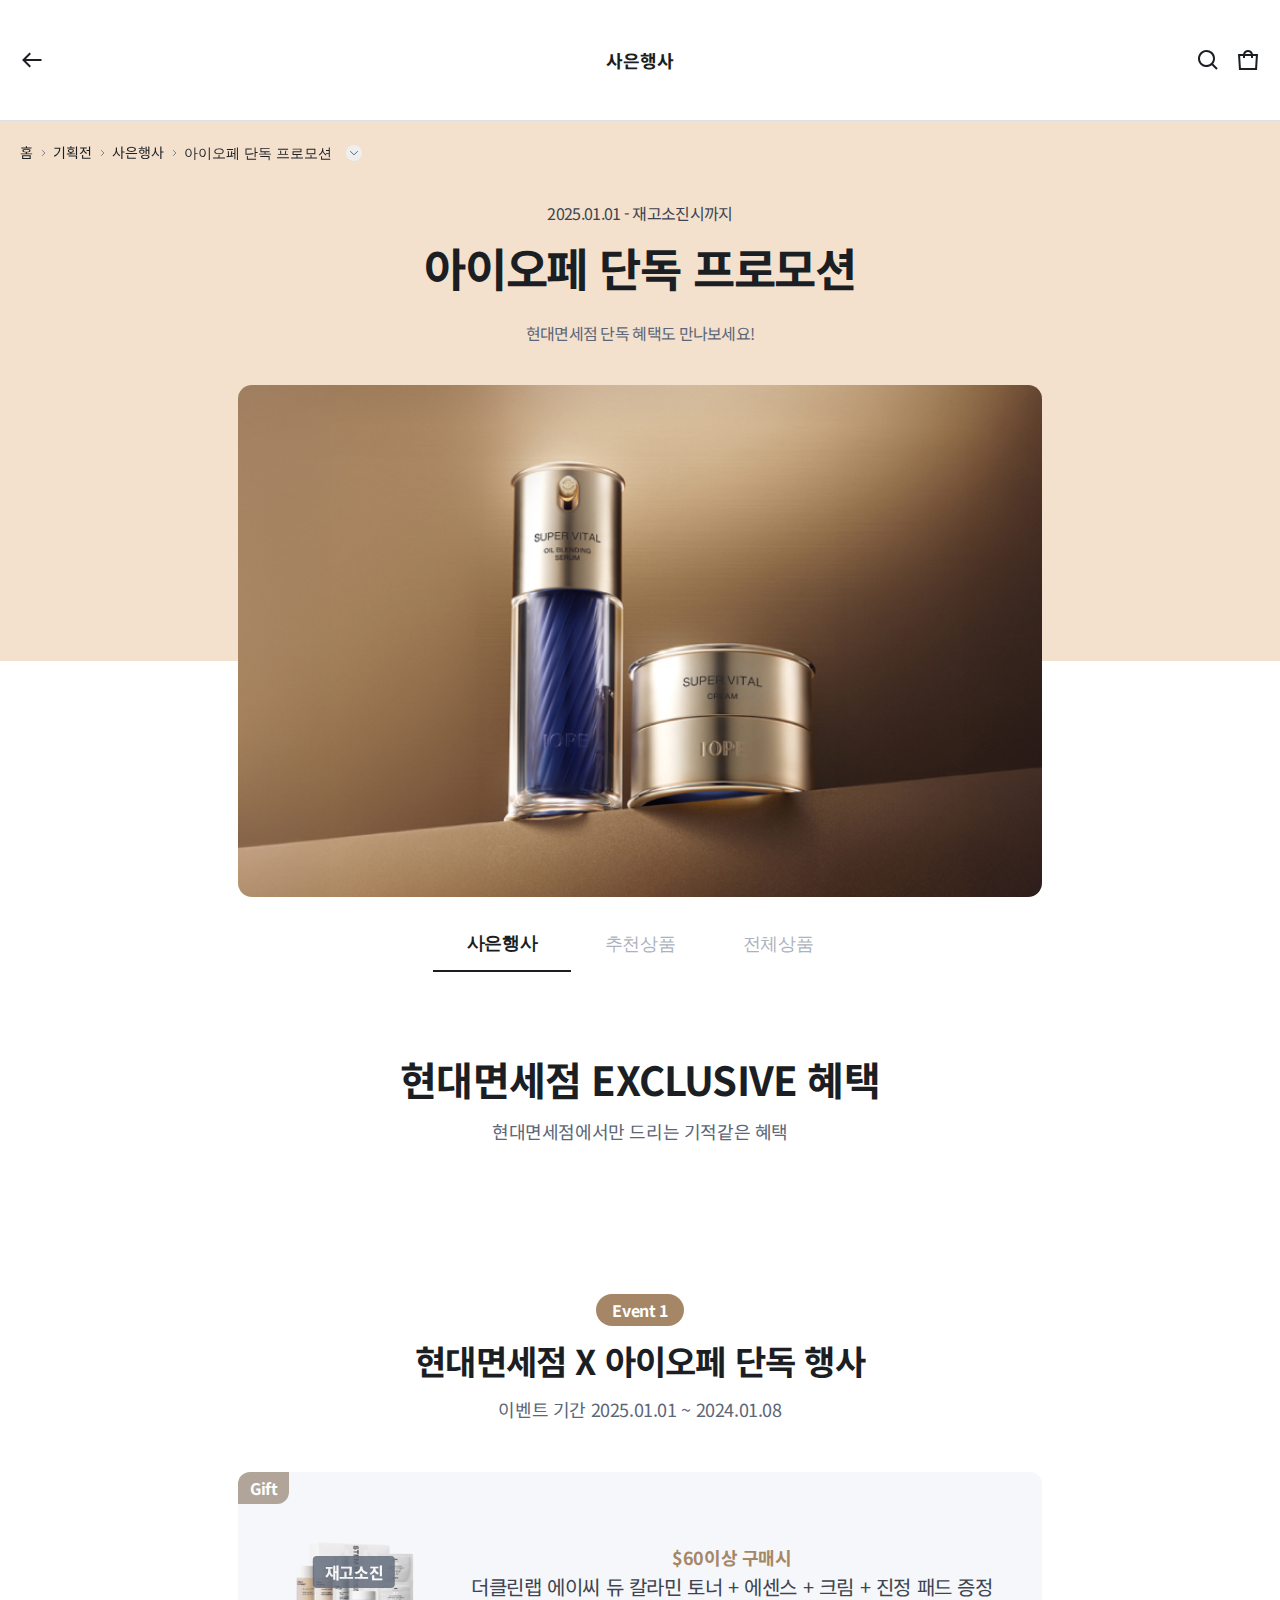
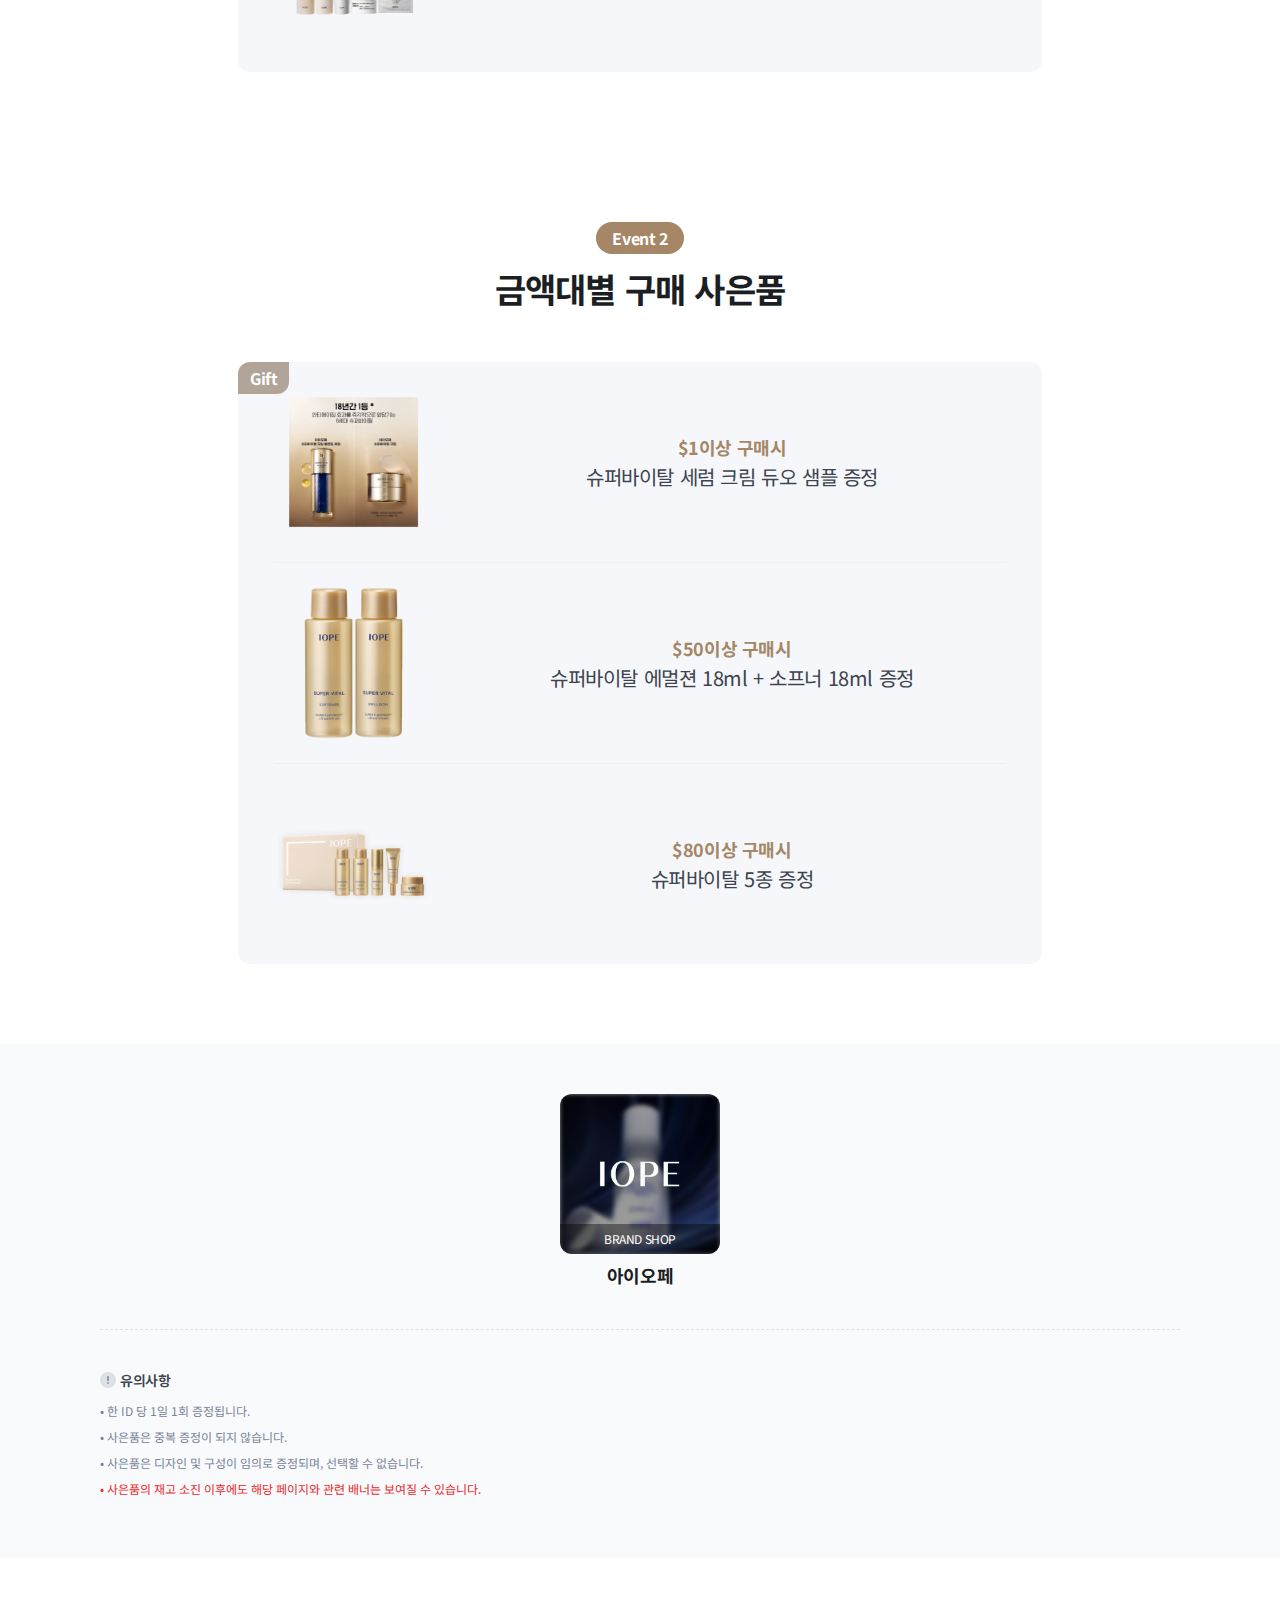
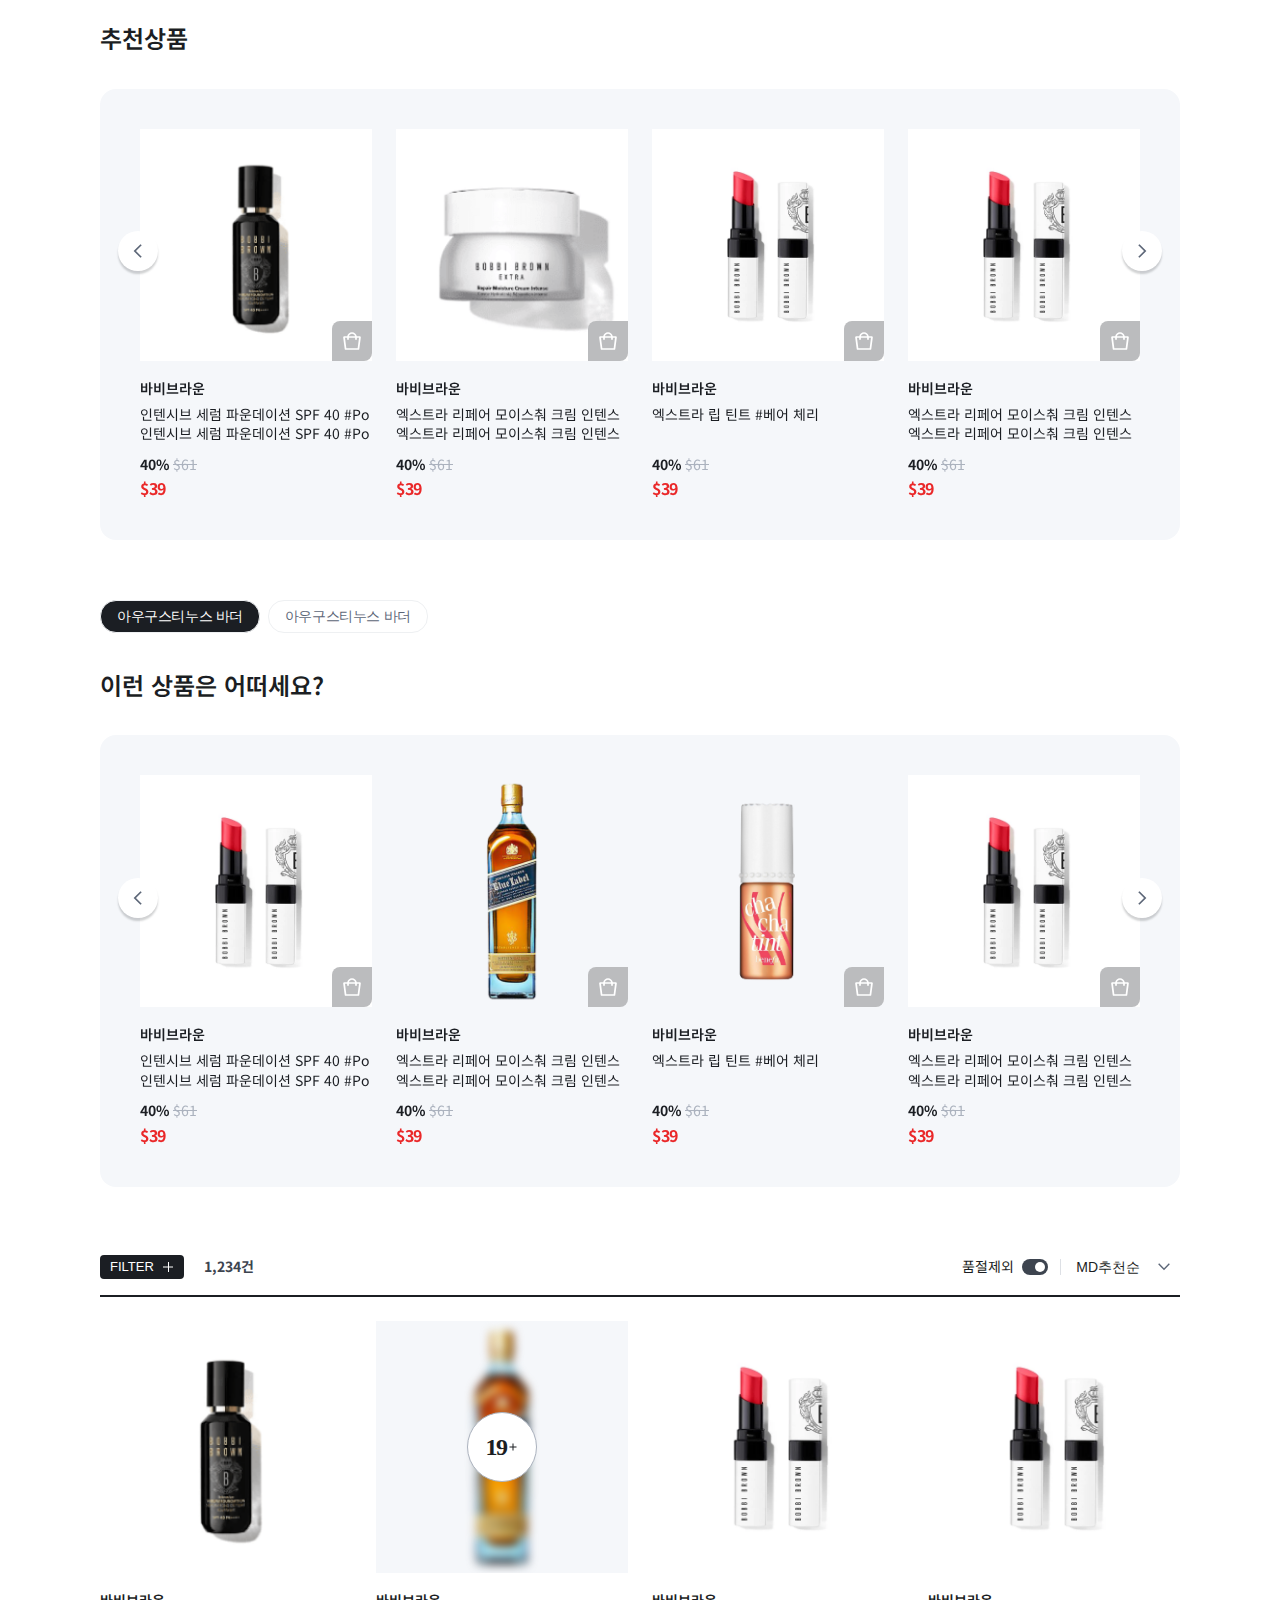
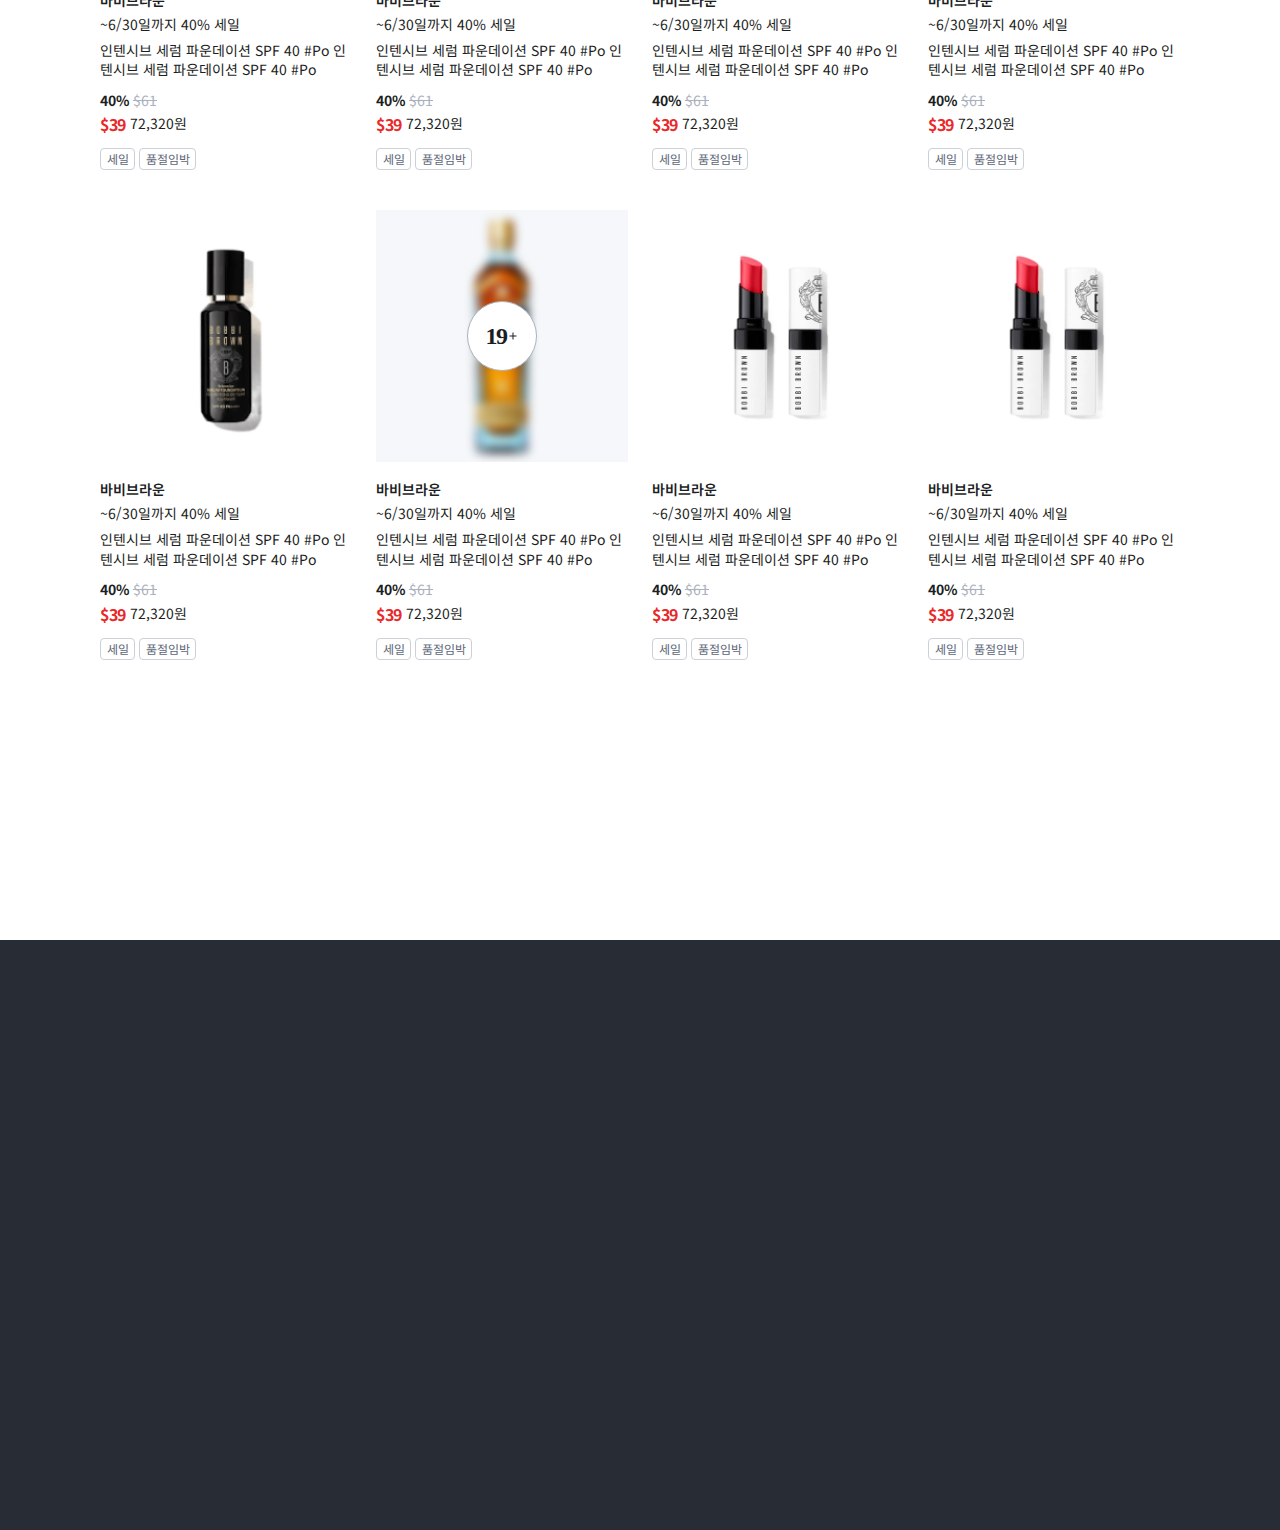
<file: index.html>
<!DOCTYPE html>
<html lang="ko">
<head>
  <meta charset="UTF-8">
  <meta name="viewport" content="width=device-width, initial-scale=1.0, minimum-scale=1.0,maximum-scale=1.0">
  <meta name="format-detection" content="telephone=no, address=no, email=no">
  <meta http-equiv="X-UA-Compatible" content="IE=edge">
  <title>아이오페 단독 프로모션</title>
  <meta name="title" content="아이오페 단독 프로모션">
  <meta name="author" content="현대면세점">
  <meta name="description" content="여행자 Only. 지금 현대면세점에서 앞선 감각과 다채로운 면세 쇼핑의 즐거움을 느껴보세요!">
  <!-- 
  기타 메타 태그 제외
  e.g) keyword, og:title 등
  -->
  <script src="https://code.jquery.com/jquery-3.7.1.min.js" integrity="sha256-/JqT3SQfawRcv/BIHPThkBvs0OEvtFFmqPF/lYI/Cxo=" crossorigin="anonymous"></script>
  <script src="https://cdn.jsdelivr.net/npm/swiper@11.2.8/swiper-bundle.min.js"></script>
  <link href="https://cdn.jsdelivr.net/npm/swiper@11.2.8/swiper-bundle.min.css" rel="stylesheet">
  <link rel="stylesheet" href="./common/css/common.css">
  <link rel="stylesheet" href="./common/css/style.css">
</head>
<body>
  <!-- S: Header -->
  <!-- 모바일 영역 디자인 적용 -->
  <header>
    <div class="container">
      <a href="javascript:void(0);" class="icon page-history-btn">
        <img src="./common/assets/icon/ic-m-back.svg" alt="뒤로가기 버튼 아이콘">
      </a>
      <div class="sub-title-wrap">
        <h2>사은행사</h2>
      </div>
      <div class="etc-wrap">
        <button type="button" class="icon header-search-btn">
          <img src="./common/assets/icon/ic-m-search.svg" alt="검색 버튼 아이콘">
        </button>
        <button type="button" class="icon header-cart-btn">
          <img src="./common/assets/icon/ic-m-cart-black.svg" alt="장바구니 버튼 아이콘">
        </button>
      </div>
    </div>
  </header>
  <!-- E: Header -->

  <!-- S: main -->
  <main class="main-wrap">
    <div class="container">
      <div class="event-area">
        <div class="sub-nav-area">
          <!-- S: Breadcrumb -->
          <nav class="breadcrumb">
            <ol>
              <li>
                <a href="./index.html" title="홈으로 바로가기">홈</a>
              </li>
              <li>기획전</li>
              <li>사은행사</li>
              <li class="dropdown-list">
                <button type="button" id="dropdown-trigger" class="dropdown-btn">
                  아이오페 단독 프로모션 <i class="icon dropdown">Dropdon Icon</i>
                </button>
                <div class="link-list-wrap">
                  <ul>
                    <li class="active">
                      <a href="./index.html" title="OOO으로 바로가기">아이오페 단독 프로모션</a>
                    </li>
                    <li>
                      <a href="./perchased-product/index.html" title="OOO으로 바로가기">정관장 신상품 출시 기념 역대급 혜택</a>
                    </li>
                    <li>
                      <a href="./perchased-product/index.html" title="OOO으로 바로가기">라네즈 외 7개 브랜드 햇살 가림 상품 기획전</a>
                    </li>
                    <li>
                      <a href="./perchased-product/index.html" title="OOO으로 바로가기">풀리오 최강 마사지 조합</a>
                    </li>
                    <li>
                      <a href="./perchased-product/index.html" title="OOO으로 바로가기">아이오페 단독 프로모션</a>
                    </li>
                    <li>
                      <a href="./perchased-product/index.html" title="OOO으로 바로가기">정관장 신상품 출시 기념 역대급 혜택</a>
                    </li>
                    <li>
                      <a href="./perchased-product/index.html" title="OOO으로 바로가기">라네즈 외 7개 브랜드 햇살 가림 상품 기획전</a>
                    </li>
                    <li>
                      <a href="./perchased-product/index.html" title="OOO으로 바로가기">풀리오 최강 마사지 조합</a>
                    </li>
                  </ul>
                </div>
              </li>
            </ol>
          </nav>
          <!-- E: Breadcrumb -->
          <!-- SNS Area 생략 -->
        </div>

        <!-- S: 상위 이벤트 영역 -->
        <div class="main-title-wrap" style="background-color: #f3e1cd;">
          <div class="container">
            <p class="info date" style="color: #3D444F;">
              <time datetime="2025-01-01">2025.01.01</time> - 재고소진시까지
            </p>
            <h2 class="title">아이오페 단독 프로모션</h2>
            <p class="info sub" style="color: #5C6677;">현대면세점 단독 혜택도 만나보세요!</p>
            <figure>
              <img src="./common/assets/img/ph-price-kv-01.jpg" alt="프로모션 상품 이미지">
              <figcaption class="sr-only">아이오페 단독 프로모션 이미지</figcaption>
            </figure>
          </div>
        </div>
        <!-- E: 상위 이벤트 영역 -->

        <!-- S: 이벤트 탭 영역 -->
        <div class="event-tab-wrap">
          <ul>
            <li class="active">
              <button type="button" aria-controls="event-tab-1">
                <span>사은행사</span>
              </button>
            </li>
            <li>
              <button type="button" aria-controls="event-tab-2">
                <span>추천상품</span>
              </button>
            </li>
            <li>
              <button type="button" aria-controls="event-tab-3">
                <span>전체상품</span>
              </button>
            </li>
          </ul>
        </div>
        <!-- E: 이벤트 탭 영역 -->
        
        <!-- S: 이벤트 콘텐츠 영영역 -->
        <div class="content-wrap" aria-labelledby="event-tab-1">
          <div class="title-wrap">
            <h3 class="content-title">
              현대면세점 EXCLUSIVE 혜택
            </h3>
            <p class="description">현대면세점에서만 드리는 기적같은 혜택</p>
          </div>
          <!-- S: 이벤트 내용 -->
          <section data-event-number="1" class="event freebies">
            <div class="container">
              <div class="info">
                <span data-badge-txt-color="#fff;" data-badge-bg-color="#a58768;" class="badge event" style="color: #fff; background-color: #a58768;">Event 1</span>
                <h4 class="title">현대면세점 X 아이오페 단독 행사</h4>
                <p class="description">
                  이벤트 기간 
                  <time datetime="2025-01-01">2025.01.01</time>
                   ~ 
                  <time datetime="2025-01-08">2024.01.08</time>
                </p>
              </div>
              <div class="gift-list">
                <span data-gift-bg-color="#b1a59a" data-gift-txt-color="#fff" class="badge gift" style="color: #fff; background-color: #b1a59a;">Gift</span>
                <ul>
                  <li>
                    <div class="img-wrap">
                      <img src="./common/assets/img/ph-price-content-01.png" alt="사은품 이미지">
                      <!-- 재고소진일 경우 아래 span 태그 활성화 -->
                      <span class="soldout">재고소진</span>
                    </div>
                    <div class="info-wrap">
                      <strong data-condition-color="#a58768" class="condition" style="color: #a58768;">$60이상 구매시</strong>
                      <p>
                        더클린랩 에이씨 듀 칼라민 토너 + 에센스 + 크림 + 진정 패드 증정
                      </p>
                  </li>
                </ul>
              </div>
            </div>
          </section>
          <!-- E: 이벤트 내용 -->

          <!-- S: 이벤트 내용 -->
          <section data-event-number="2" class="event freebies">
            <div class="container">
              <div class="info">
                <span data-badge-txt-color="#fff" data-badge-bg-color="#a58768" class="badge event" style="color: #fff; background-color: #a58768;">Event 2</span>
                <h4 class="title">금액대별 구매 사은품</h4>
              </div>
              <div class="gift-list">
                <span data-gift-bg-color="#b1a59a" data-gift-txt-color="#fff" class="badge gift" style="color: #fff; background-color: #b1a59a;">Gift</span>
                <ul>
                  <li>
                    <div class="img-wrap">
                      <img src="./common/assets/img/ph-price-content-02.png" alt="사은품 이미지">
                      <!-- 재고소진일 경우 아래 span 태그 활성화 -->
                      <!-- <span class="soldout">재고소진</span> -->
                    </div>
                    <div class="info-wrap">
                      <strong data-condition-color="#a58768" class="condition" style="color: #a58768;">$1이상 구매시</strong>
                      <p>
                        슈퍼바이탈 세럼 크림 듀오 샘플 증정
                      </p>
                  </li>
                  <li>
                    <div class="img-wrap">
                      <img src="./common/assets/img/ph-price-content-03.png" alt="사은품 이미지">
                      <!-- 재고소진일 경우 아래 span 태그 활성화 -->
                      <!-- <span class="soldout">재고소진</span> -->
                    </div>
                    <div class="info-wrap">
                      <strong data-condition-color="#a58768" class="condition" style="color: #a58768;">$50이상 구매시</strong>
                      <p>
                        슈퍼바이탈 에멀젼 18ml + 소프너 18ml 증정
                      </p>
                  </li>
                  <li>
                    <div class="img-wrap">
                      <img src="./common/assets/img/ph-price-content-04.png" alt="사은품 이미지">
                      <!-- 재고소진일 경우 아래 span 태그 활성화 -->
                      <!-- <span class="soldout">재고소진</span> -->
                    </div>
                    <div class="info-wrap">
                      <strong data-condition-color="#a58768" class="condition" style="color: #a58768;">$80이상 구매시</strong>
                      <p>
                        슈퍼바이탈 5종 증정
                      </p>
                  </li>
                </ul>
              </div>
            </div>
          </section>
          <!-- E: 이벤트 내용 -->
        </div>
        <!-- E: 이벤트 콘텐츠 영역 -->

        <div class="additional-wrap">
          <div class="container">
            <!-- S: 브랜드관 -->
            <div class="brand-wrap">
              <h5 class="title pc-hide">브랜드관</h5>
              <ul class="list">
                <li>
                  <a href="__" title="브랜드 페이지로 바로가기">
                    <div class="img-wrap">
                      <figure>
                        <img class="thumbnail" src="./common/assets/img/brand-product-01.png" alt="브랜드 이미지">
                        <figcaption>BRAND SHOP</figcaption>
                      </figure>
                      <img class="name" src="./common/assets/img/brand-name-01.png" alt="브랜드 이름 이미지">
                    </div>
                    <div class="detail-wrap">
                      <p>아이오페</p>
                    </div>
                  </a>
                </li>
              </ul>
            </div>
            <!-- E: 브랜드관 -->

            <!-- S: 유의사항 -->
            <div class="attention-wrap">
              <h6 class="title">
                <i class="icon attention">Attention Icon</i> 유의사항
              </h6>
              <ol>
                <li>• 한 ID 당 1일 1회 증정됩니다.</li>
                <li>• 사은품은 중복 증정이 되지 않습니다.</li>
                <li>• 사은품은 디자인 및 구성이 임의로 증정되며, 선택할 수 없습니다.</li>
                <li style="color: #ea2829;">• 사은품의 재고 소진 이후에도 해당 페이지와 관련 배너는 보여질 수 있습니다.</li>
              </ol>
            </div>
            <!-- E: 유의사항 -->
            
            <!-- S: 행사 더 보기(모달) 버튼 -->
            <div class="more-btn-wrap">
              <button type="button" id="more-sale-trigger" class="more-event-btn">더 많은 세일행사가 궁금하다면</button>
            </div>
            <!-- E: 행사 더 보기(모달) 버튼 -->
          </div>
        </div>

        <!-- S: 행사 더 보기 모달 -->
        <!-- 실제 작업 시에는 해당 영역을 컴포넌트 상태로 호출 -->
        <aside class="more-event-wrap modal bottom">
          <div class="container">
            <button id="close-more-sale" type="button" class="close-event-btn">
              <span class="icon close">Close Button</span>
            </button>
            <div class="more-events">
              <div class="events-search-wrap">
                <div class="container">
                  <button type="button" id="modal-history-btn" class="history-back-btn">
                    <img src="./common/assets/icon/ic-m-back.svg" alt="뒤로가기 버튼 아이콘">
                  </button>
                  <div class="search-form">
                    <input type="text" name="keyword" value="" placeholder="브랜드명으로 검색해보세요">
                    <button type="button" class="icon clear-btn">
                      <img src="./common/assets/icon/ic-m-clear.png" alt="텍스트 지우기 버튼 아이콘">
                    </button>
                    <button type="button" class="icon search-btn">
                      <img src="./common/assets/icon/ic-m-search.svg" alt="검색 버튼 아이콘">
                    </button>
                  </div>
                </div>
              </div>
              <div class="category-wrap">
                <ul>
                  <li class="active">
                    <button type="button" class="category-btn" data-category-value="__">전체</button>
                  </li>
                  <li>
                    <button type="button" class="category-btn" data-category-value="__">스킨케어</button>
                  </li>
                  <li>
                    <button type="button" class="category-btn" data-category-value="__">메이크업</button>
                  </li>
                  <li>
                    <button type="button" class="category-btn" data-category-value="__">향수/헤어/바디</button>
                  </li>
                  <li>
                    <button type="button" class="category-btn" data-category-value="__">가방</button>
                  </li>
                  <li>
                    <button type="button" class="category-btn" data-category-value="__">스킨케어</button>
                  </li>
                  <li>
                    <button type="button" class="category-btn" data-category-value="__">메이크업</button>
                  </li>
                  <li>
                    <button type="button" class="category-btn" data-category-value="__">향수/헤어/바디</button>
                  </li>
                  <li>
                    <button type="button" class="category-btn" data-category-value="__">가방</button>
                  </li>
                  <li>
                    <button type="button" class="category-btn" data-category-value="__">스킨케어</button>
                  </li>
                  <li>
                    <button type="button" class="category-btn" data-category-value="__">메이크업</button>
                  </li>
                  <li>
                    <button type="button" class="category-btn" data-category-value="__">향수/헤어/바디</button>
                  </li>
                  <li>
                    <button type="button" class="category-btn" data-category-value="__">가방</button>
                  </li>
                </ul>
              </div>
              <ul class="list-wrap">
                <li>
                  <a href="./perchased-product/index.html" class="list-link">
                    <div class="img-wrap">
                      <img src="./common/assets/img/category-product-1.png" alt="이벤트 썸네일 이미지">
                    </div>
                    <div class="info-wrap">
                      <p class="title">
                        아우구스티누스 바더 <br>
                        단독 구매 사은 이벤트
                      </p>
                      <p class="description">
                        When purchaasing GLASS SKIN ESSENCE PACT,  Heart Quilting Pouch Gift
                      </p>
                    </div>
                  </a>
                </li>
                <li>
                  <a href="./perchased-product/index.html" class="list-link">
                    <div class="img-wrap">
                      <img src="./common/assets/img/category-product-2.png" alt="이벤트 썸네일 이미지">
                    </div>
                    <div class="info-wrap">
                      <p class="title">
                        블리브유 신규입점 사은행사
                      </p>
                      <p class="description">
                        선착순 리뷰 이벤트 및 구매 금액별 사은행사
                      </p>
                    </div>
                  </a>
                </li>
                <li>
                  <a href="./perchased-product/index.html" class="list-link">
                    <div class="img-wrap">
                      <img src="./common/assets/img/category-product-3.png" alt="이벤트 썸네일 이미지">
                    </div>
                    <div class="info-wrap">
                      <p class="title">
                        설화수 8월 사은행사
                      </p>
                      <p class="description">
                        구매고객 100% 사은증정
                      </p>
                    </div>
                  </a>
                </li>
                <li>
                  <a href="./perchased-product/index.html" class="list-link">
                    <div class="img-wrap">
                      <img src="./common/assets/img/category-product-4.png" alt="이벤트 썸네일 이미지">
                    </div>
                    <div class="info-wrap">
                      <p class="title">
                        정관장 신상품 출시 기념 <br>
                        역대급 혜택
                      </p>
                      <p class="description">
                        신상품 출시 구매 사은행사
                      </p>
                    </div>
                  </a>
                </li>
                <li>
                  <a href="./perchased-product/index.html" class="list-link">
                    <div class="img-wrap">
                      <img src="./common/assets/img/category-product-1.png" alt="이벤트 썸네일 이미지">
                    </div>
                    <div class="info-wrap">
                      <p class="title">
                        아우구스티누스 바더 <br>
                        단독 구매 사은 이벤트
                      </p>
                      <p class="description">
                        When purchaasing GLASS SKIN ESSENCE PACT,  Heart Quilting Pouch Gift
                      </p>
                    </div>
                  </a>
                </li>
                <li>
                  <a href="./perchased-product/index.html" class="list-link">
                    <div class="img-wrap">
                      <img src="./common/assets/img/category-product-2.png" alt="이벤트 썸네일 이미지">
                    </div>
                    <div class="info-wrap">
                      <p class="title">
                        블리브유 신규입점 사은행사
                      </p>
                      <p class="description">
                        선착순 리뷰 이벤트 및 구매 금액별 사은행사
                      </p>
                    </div>
                  </a>
                </li>
                <li>
                  <a href="./perchased-product/index.html" class="list-link">
                    <div class="img-wrap">
                      <img src="./common/assets/img/category-product-3.png" alt="이벤트 썸네일 이미지">
                    </div>
                    <div class="info-wrap">
                      <p class="title">
                        설화수 8월 사은행사
                      </p>
                      <p class="description">
                        구매고객 100% 사은증정
                      </p>
                    </div>
                  </a>
                </li>
                <li>
                  <a href="./perchased-product/index.html" class="list-link">
                    <div class="img-wrap">
                      <img src="./common/assets/img/category-product-4.png" alt="이벤트 썸네일 이미지">
                    </div>
                    <div class="info-wrap">
                      <p class="title">
                        정관장 신상품 출시 기념 <br>
                        역대급 혜택
                      </p>
                      <p class="description">
                        신상품 출시 구매 사은행사
                      </p>
                    </div>
                  </a>
                </li>
              </ul>
            </div>
          </div>
          <div class="dim"></div>
        </aside>
        <!-- E: 행사 더 보기 모달 -->


        <!-- S: 추천 및 그룹 상품 영역 --> 
        <!-- 
          각 상품 섹션은 컴포넌트 형태로 사용한다는 가정 하에,
          여러 페이지에서 같은 id 사용
        -->
        <section class="pl-list-wrap">
          <div class="recommend-container" aria-labelledby="event-tab-2">
            <!-- S: 추천 상품 -->
            <div id="pl-recommend-wrap" class="pl recommend carousel">
              <h5 class="title">추천상품</h5>
              <div class="container">
                <div class="pl-wrap swiper">
                  <ul class="swiper-wrapper">
                    <li class="swiper-slide">
                      <a href="__" title="OOO 페이지로 바로가기">
                        <div class="img-wrap">
                          <img src="./common/assets/img/plp-thumb-01.png" alt="OOO 상품 이미지">
                          <button type="button" data-product-info="product-info" class="pl-thumb-cart">
                            <i class="icon thumb cart">Cart Icon</i>
                          </button>
                        </div>
                        <div class="info-wrap">
                          <p class="brand">바비브라운</p>
                          <p class="name">인텐시브 세럼 파운데이션 SPF 40 #Po 인텐시브 세럼 파운데이션 SPF 40 #Po</p>
                          <p class="sale">
                            <strong>40%</strong>
                            <del>$61</del>
                          </p>
                          <p class="price">
                            <strong>$39</strong>
                          </p>
                        </div>
                      </a>
                    </li>
                    <li class="swiper-slide">
                      <a href="__" title="OOO 페이지로 바로가기">
                        <div class="img-wrap">
                          <img src="./common/assets/img/plp-thumb-02.png" alt="OOO 상품 이미지">
                          <button type="button" data-product-info="product-info" class="pl-thumb-cart">
                            <i class="icon thumb cart">Cart Icon</i>
                          </button>
                        </div>
                        <div class="info-wrap">
                          <p class="brand">바비브라운</p>
                          <p class="name">엑스트라 리페어 모이스춰 크림 인텐스 엑스트라 리페어 모이스춰 크림 인텐스</p>
                          <p class="sale">
                            <strong>40%</strong>
                            <del>$61</del>
                          </p>
                          <p class="price">
                            <strong>$39</strong>
                          </p>
                        </div>
                      </a>
                    </li>
                    <li class="swiper-slide">
                      <a href="__" title="OOO 페이지로 바로가기">
                        <div class="img-wrap">
                          <img src="./common/assets/img/plp-thumb-03.png" alt="OOO 상품 이미지">
                          <button type="button" data-product-info="product-info" class="pl-thumb-cart">
                            <i class="icon thumb cart">Cart Icon</i>
                          </button>
                        </div>
                        <div class="info-wrap">
                          <p class="brand">바비브라운</p>
                          <p class="name">엑스트라 립 틴트 #베어 체리</p>
                          <p class="sale">
                            <strong>40%</strong>
                            <del>$61</del>
                          </p>
                          <p class="price">
                            <strong>$39</strong>
                          </p>
                        </div>
                      </a>
                    </li>
                    <li class="swiper-slide">
                      <a href="__" title="OOO 페이지로 바로가기">
                        <div class="img-wrap">
                          <img src="./common/assets/img/plp-thumb-03.png" alt="OOO 상품 이미지">
                          <button type="button" data-product-info="product-info" class="pl-thumb-cart">
                            <i class="icon thumb cart">Cart Icon</i>
                          </button>
                        </div>
                        <div class="info-wrap">
                          <p class="brand">바비브라운</p>
                          <p class="name">엑스트라 리페어 모이스춰 크림 인텐스 엑스트라 리페어 모이스춰 크림 인텐스</p>
                          <p class="sale">
                            <strong>40%</strong>
                            <del>$61</del>
                          </p>
                          <p class="price">
                            <strong>$39</strong>
                          </p>
                        </div>
                      </a>
                    </li>
                    <li class="swiper-slide">
                      <a href="__" title="OOO 페이지로 바로가기">
                        <div class="img-wrap">
                          <img src="./common/assets/img/plp-thumb-01.png" alt="OOO 상품 이미지">
                          <button type="button" data-product-info="product-info" class="pl-thumb-cart">
                            <i class="icon thumb cart">Cart Icon</i>
                          </button>
                        </div>
                        <div class="info-wrap">
                          <p class="brand">바비브라운</p>
                          <p class="name">인텐시브 세럼 파운데이션 SPF 40 #Po 인텐시브 세럼 파운데이션 SPF 40 #Po</p>
                          <p class="sale">
                            <strong>40%</strong>
                            <del>$61</del>
                          </p>
                          <p class="price">
                            <strong>$39</strong>
                          </p>
                        </div>
                      </a>
                    </li>
                    <li class="swiper-slide">
                      <a href="__" title="OOO 페이지로 바로가기">
                        <div class="img-wrap">
                          <img src="./common/assets/img/plp-thumb-02.png" alt="OOO 상품 이미지">
                          <button type="button" data-product-info="product-info" class="pl-thumb-cart">
                            <i class="icon thumb cart">Cart Icon</i>
                          </button>
                        </div>
                        <div class="info-wrap">
                          <p class="brand">바비브라운</p>
                          <p class="name">엑스트라 리페어 모이스춰 크림 인텐스 엑스트라 리페어 모이스춰 크림 인텐스</p>
                          <p class="sale">
                            <strong>40%</strong>
                            <del>$61</del>
                          </p>
                          <p class="price">
                            <strong>$39</strong>
                          </p>
                        </div>
                      </a>
                    </li>
                    <li class="swiper-slide">
                      <a href="__" title="OOO 페이지로 바로가기">
                        <div class="img-wrap">
                          <img src="./common/assets/img/plp-thumb-03.png" alt="OOO 상품 이미지">
                          <button type="button" data-product-info="product-info" class="pl-thumb-cart">
                            <i class="icon thumb cart">Cart Icon</i>
                          </button>
                        </div>
                        <div class="info-wrap">
                          <p class="brand">바비브라운</p>
                          <p class="name">엑스트라 립 틴트 #베어 체리</p>
                          <p class="sale">
                            <strong>40%</strong>
                            <del>$61</del>
                          </p>
                          <p class="price">
                            <strong>$39</strong>
                          </p>
                        </div>
                      </a>
                    </li>
                    <li class="swiper-slide">
                      <a href="__" title="OOO 페이지로 바로가기">
                        <div class="img-wrap">
                          <img src="./common/assets/img/plp-thumb-03.png" alt="OOO 상품 이미지">
                          <button type="button" data-product-info="product-info" class="pl-thumb-cart">
                            <i class="icon thumb cart">Cart Icon</i>
                          </button>
                        </div>
                        <div class="info-wrap">
                          <p class="brand">바비브라운</p>
                          <p class="name">엑스트라 리페어 모이스춰 크림 인텐스 엑스트라 리페어 모이스춰 크림 인텐스</p>
                          <p class="sale">
                            <strong>40%</strong>
                            <del>$61</del>
                          </p>
                          <p class="price">
                            <strong>$39</strong>
                          </p>
                        </div>
                      </a>
                    </li>
                  </ul>
                </div>
                <div class="pl-btn prev swiper-button-prev"></div>
                <div class="pl-btn next swiper-button-next"></div>
              </div>
            </div>
            <!-- E: 추천 상품 -->
  
            <!-- S: 추천 상품2, 탭 -->
            <div id="pl-group-recommend-wrap" class="pl group grey recommend carousel">
              <div class="pl-tab-wrap">
                <ul class="tab-list">
                  <li>
                    <button type="button" class="tab active">아우구스티누스 바더</button>
                  </li>
                  <li>
                    <button type="button" class="tab">아우구스티누스 바더</button>
                  </li>
                </ul>
              </div>
              <h5 class="title">이런 상품은 어떠세요?</h5>
              <div class="container">
                <div class="pl-wrap swiper">
                  <ul class="swiper-wrapper">
                    <li class="swiper-slide">
                      <a href="__" title="OOO 페이지로 바로가기">
                        <div class="img-wrap">
                          <img src="./common/assets/img/plp-thumb-03.png" alt="OOO 상품 이미지">
                          <button type="button" data-product-info="product-info" class="pl-thumb-cart">
                            <i class="icon thumb cart">Cart Icon</i>
                          </button>
                        </div>
                        <div class="info-wrap">
                          <p class="brand">바비브라운</p>
                          <p class="name">인텐시브 세럼 파운데이션 SPF 40 #Po 인텐시브 세럼 파운데이션 SPF 40 #Po</p>
                          <p class="sale">
                            <strong>40%</strong>
                            <del>$61</del>
                          </p>
                          <p class="price">
                            <strong>$39</strong>
                          </p>
                        </div>
                      </a>
                    </li>
                    <li class="swiper-slide">
                      <a href="__" title="OOO 페이지로 바로가기">
                        <div class="img-wrap">
                          <img src="./common/assets/img/plp-thumb-05.png" alt="OOO 상품 이미지">
                          <button type="button" data-product-info="product-info" class="pl-thumb-cart">
                            <i class="icon thumb cart">Cart Icon</i>
                          </button>
                        </div>
                        <div class="info-wrap">
                          <p class="brand">바비브라운</p>
                          <p class="name">엑스트라 리페어 모이스춰 크림 인텐스 엑스트라 리페어 모이스춰 크림 인텐스</p>
                          <p class="sale">
                            <strong>40%</strong>
                            <del>$61</del>
                          </p>
                          <p class="price">
                            <strong>$39</strong>
                          </p>
                        </div>
                      </a>
                    </li>
                    <li class="swiper-slide">
                      <a href="__" title="OOO 페이지로 바로가기">
                        <div class="img-wrap">
                          <img src="./common/assets/img/plp-thumb-06.png" alt="OOO 상품 이미지">
                          <button type="button" data-product-info="product-info" class="pl-thumb-cart">
                            <i class="icon thumb cart">Cart Icon</i>
                          </button>
                        </div>
                        <div class="info-wrap">
                          <p class="brand">바비브라운</p>
                          <p class="name">엑스트라 립 틴트 #베어 체리</p>
                          <p class="sale">
                            <strong>40%</strong>
                            <del>$61</del>
                          </p>
                          <p class="price">
                            <strong>$39</strong>
                          </p>
                        </div>
                      </a>
                    </li>
                    <li class="swiper-slide">
                      <a href="__" title="OOO 페이지로 바로가기">
                        <div class="img-wrap">
                          <img src="./common/assets/img/plp-thumb-03.png" alt="OOO 상품 이미지">
                          <button type="button" data-product-info="product-info" class="pl-thumb-cart">
                            <i class="icon thumb cart">Cart Icon</i>
                          </button>
                        </div>
                        <div class="info-wrap">
                          <p class="brand">바비브라운</p>
                          <p class="name">엑스트라 리페어 모이스춰 크림 인텐스 엑스트라 리페어 모이스춰 크림 인텐스</p>
                          <p class="sale">
                            <strong>40%</strong>
                            <del>$61</del>
                          </p>
                          <p class="price">
                            <strong>$39</strong>
                          </p>
                        </div>
                      </a>
                    </li>
                    <li class="swiper-slide">
                      <a href="__" title="OOO 페이지로 바로가기">
                        <div class="img-wrap">
                          <img src="./common/assets/img/plp-thumb-01.png" alt="OOO 상품 이미지">
                          <button type="button" data-product-info="product-info" class="pl-thumb-cart">
                            <i class="icon thumb cart">Cart Icon</i>
                          </button>
                        </div>
                        <div class="info-wrap">
                          <p class="brand">바비브라운</p>
                          <p class="name">인텐시브 세럼 파운데이션 SPF 40 #Po 인텐시브 세럼 파운데이션 SPF 40 #Po</p>
                          <p class="sale">
                            <strong>40%</strong>
                            <del>$61</del>
                          </p>
                          <p class="price">
                            <strong>$39</strong>
                          </p>
                        </div>
                      </a>
                    </li>
                    <li class="swiper-slide">
                      <a href="__" title="OOO 페이지로 바로가기">
                        <div class="img-wrap">
                          <img src="./common/assets/img/plp-thumb-02.png" alt="OOO 상품 이미지">
                          <button type="button" data-product-info="product-info" class="pl-thumb-cart">
                            <i class="icon thumb cart">Cart Icon</i>
                          </button>
                        </div>
                        <div class="info-wrap">
                          <p class="brand">바비브라운</p>
                          <p class="name">엑스트라 리페어 모이스춰 크림 인텐스 엑스트라 리페어 모이스춰 크림 인텐스</p>
                          <p class="sale">
                            <strong>40%</strong>
                            <del>$61</del>
                          </p>
                          <p class="price">
                            <strong>$39</strong>
                          </p>
                        </div>
                      </a>
                    </li>
                    <li class="swiper-slide">
                      <a href="__" title="OOO 페이지로 바로가기">
                        <div class="img-wrap">
                          <img src="./common/assets/img/plp-thumb-03.png" alt="OOO 상품 이미지">
                          <button type="button" data-product-info="product-info" class="pl-thumb-cart">
                            <i class="icon thumb cart">Cart Icon</i>
                          </button>
                        </div>
                        <div class="info-wrap">
                          <p class="brand">바비브라운</p>
                          <p class="name">엑스트라 립 틴트 #베어 체리</p>
                          <p class="sale">
                            <strong>40%</strong>
                            <del>$61</del>
                          </p>
                          <p class="price">
                            <strong>$39</strong>
                          </p>
                        </div>
                      </a>
                    </li>
                    <li class="swiper-slide">
                      <a href="__" title="OOO 페이지로 바로가기">
                        <div class="img-wrap">
                          <img src="./common/assets/img/plp-thumb-03.png" alt="OOO 상품 이미지">
                          <button type="button" data-product-info="product-info" class="pl-thumb-cart">
                            <i class="icon thumb cart">Cart Icon</i>
                          </button>
                        </div>
                        <div class="info-wrap">
                          <p class="brand">바비브라운</p>
                          <p class="name">엑스트라 리페어 모이스춰 크림 인텐스 엑스트라 리페어 모이스춰 크림 인텐스</p>
                          <p class="sale">
                            <strong>40%</strong>
                            <del>$61</del>
                          </p>
                          <p class="price">
                            <strong>$39</strong>
                          </p>
                        </div>
                      </a>
                    </li>
                  </ul>
                </div>
                <div class="pl-btn prev swiper-button-prev"></div>
                <div class="pl-btn next swiper-button-next"></div>
              </div>
            </div>
            <!-- E: 추천 상품2, 탭 -->
          </div>

          <!-- S: 전체 상품 리스트 -->
          <div id="pl-group-wrap" class="pl group" aria-labelledby="event-tab-3">
            <div class="search-list-wrap">
              <div class="filter-wrap">
                <!-- 버튼 모양만 제작 -->
                <button type="button" id="filter-trigger" class="filter-btn">FILTER</button>
                <span class="total">
                  <em class="pc-hide">총</em> 1,234건
                </span> 
              </div>
              <div class="sort-wrap">
                <div class="soldout-wrap">
                  <button type="button" class="soldout-info-btn pc-hide">
                    <i class="icon soldout-info">info Icon</i>
                  </button>
                  <span class="txt">품절<em class="mo-hide">제외</em></span>
                  <!-- 버튼 모양만 제작 -->
                  <label class="handler-switch-wrap">
                    <input type="checkbox" id="soldout-handler" class="event-soldout-btn" checked>
                    <span class="switch">Toggle Button</span>
                  </label>
                </div>
                <div class="sorting-wrap">
                  <div class="sorting">
                    <!-- 버튼 모양만 제작 -->
                    <button type="button" class="sorting-trigger">
                      <span class="info">MD추천순</span>
                      <i class="icon arrow">Arrow Icon</i>
                    </button>
                  </div>
                </div>
                <div class="mo-filter-wrap pc-hide">
                  <!-- 버튼 모양만 제작 -->
                  <button type="button" class="mo-filter-trigger">
                    <i class="icon mo-filter">Mobile Filter</i>
                  </button>
                </div>

              </div>
            </div>
            <div class="pl-wrap">
              <ul class="pl-container">
                <li class="product">
                  <a href="__" title="OOO 페이지로 바로가기">
                    <div class="img-wrap">
                      <img src="./common/assets/img/plp-thumb-01.png" alt="OOO 상품 이미지">
                    </div>
                    <div class="info-wrap">
                      <p class="brand">바비브라운</p>
                      <p class="keyword">~6/30일까지 40% 세일</p>
                      <p class="name">인텐시브 세럼 파운데이션 SPF 40 #Po 인텐시브 세럼 파운데이션 SPF 40 #Po</p>
                      <p class="sale">
                        <strong class="percent">40%</strong>
                        <del class="pre-sale">$61</del>
                      </p>
                      <p class="price">
                        <strong class="dollor">$39</strong>
                        <span class="currency">72,320<em>원</em></span>
                      </p>
                      <div class="more-keyword-wrap">
                        <span class="badge more-keyword">세일</span>
                        <span class="badge more-keyword">품절임박</span>
                      </div>
                    </div>
                  </a>
                </li>
                <li class="product">
                  <!-- S: 나이 제한있는 판매 상품일 경우 -->
                  <!-- 'age-restricted' 클래스 추가 -->
                  <a href="__" class="age-restricted" title="OOO 페이지로 바로가기">
                    <div class="img-wrap">
                      <img src="./common/assets/img/plp-thumb-05.png" alt="OOO 상품 이미지">
                      <span class="badge">
                        19 <i class="icon plus">Plus Icon</i>
                      </span>
                    </div>
                    <div class="info-wrap">
                      <p class="brand">바비브라운</p>
                      <p class="keyword">~6/30일까지 40% 세일</p>
                      <p class="name">인텐시브 세럼 파운데이션 SPF 40 #Po 인텐시브 세럼 파운데이션 SPF 40 #Po</p>
                      <p class="sale">
                        <strong class="percent">40%</strong>
                        <del class="pre-sale">$61</del>
                      </p>
                      <p class="price">
                        <strong class="dollor">$39</strong>
                        <span class="currency">72,320<em>원</em></span>
                      </p>
                      <div class="more-keyword-wrap">
                        <span class="badge more-keyword">세일</span>
                        <span class="badge more-keyword">품절임박</span>
                      </div>
                    </div>
                  </a>
                  <!-- E: 나이 제한있는 판매 상품일 경우 -->
                </li>
                <li class="product">
                  <a href="__" title="OOO 페이지로 바로가기">
                    <div class="img-wrap">
                      <img src="./common/assets/img/plp-thumb-03.png" alt="OOO 상품 이미지">
                    </div>
                    <div class="info-wrap">
                      <p class="brand">바비브라운</p>
                      <p class="keyword">~6/30일까지 40% 세일</p>
                      <p class="name">인텐시브 세럼 파운데이션 SPF 40 #Po 인텐시브 세럼 파운데이션 SPF 40 #Po</p>
                      <p class="sale">
                        <strong class="percent">40%</strong>
                        <del class="pre-sale">$61</del>
                      </p>
                      <p class="price">
                        <strong class="dollor">$39</strong>
                        <span class="currency">72,320<em>원</em></span>
                      </p>
                      <div class="more-keyword-wrap">
                        <span class="badge more-keyword">세일</span>
                        <span class="badge more-keyword">품절임박</span>
                      </div>
                    </div>
                  </a>
                </li>
                <li class="product">
                  <a href="__" title="OOO 페이지로 바로가기">
                    <div class="img-wrap">
                      <img src="./common/assets/img/plp-thumb-03.png" alt="OOO 상품 이미지">
                    </div>
                    <div class="info-wrap">
                      <p class="brand">바비브라운</p>
                      <p class="keyword">~6/30일까지 40% 세일</p>
                      <p class="name">인텐시브 세럼 파운데이션 SPF 40 #Po 인텐시브 세럼 파운데이션 SPF 40 #Po</p>
                      <p class="sale">
                        <strong class="percent">40%</strong>
                        <del class="pre-sale">$61</del>
                      </p>
                      <p class="price">
                        <strong class="dollor">$39</strong>
                        <span class="currency">72,320<em>원</em></span>
                      </p>
                      <div class="more-keyword-wrap">
                        <span class="badge more-keyword">세일</span>
                        <span class="badge more-keyword">품절임박</span>
                      </div>
                    </div>
                  </a>
                </li>
                <li class="product">
                  <a href="__" title="OOO 페이지로 바로가기">
                    <div class="img-wrap">
                      <img src="./common/assets/img/plp-thumb-01.png" alt="OOO 상품 이미지">
                    </div>
                    <div class="info-wrap">
                      <p class="brand">바비브라운</p>
                      <p class="keyword">~6/30일까지 40% 세일</p>
                      <p class="name">인텐시브 세럼 파운데이션 SPF 40 #Po 인텐시브 세럼 파운데이션 SPF 40 #Po</p>
                      <p class="sale">
                        <strong class="percent">40%</strong>
                        <del class="pre-sale">$61</del>
                      </p>
                      <p class="price">
                        <strong class="dollor">$39</strong>
                        <span class="currency">72,320<em>원</em></span>
                      </p>
                      <div class="more-keyword-wrap">
                        <span class="badge more-keyword">세일</span>
                        <span class="badge more-keyword">품절임박</span>
                      </div>
                    </div>
                  </a>
                </li>
                <li class="product">
                  <!-- S: 나이 제한있는 판매 상품일 경우 -->
                  <!-- 'age-restricted' 클래스 추가 -->
                  <a href="__" class="age-restricted" title="OOO 페이지로 바로가기">
                    <div class="img-wrap">
                      <img src="./common/assets/img/plp-thumb-05.png" alt="OOO 상품 이미지">
                      <span class="badge">
                        19 <i class="icon plus">Plus Icon</i>
                      </span>
                    </div>
                    <div class="info-wrap">
                      <p class="brand">바비브라운</p>
                      <p class="keyword">~6/30일까지 40% 세일</p>
                      <p class="name">인텐시브 세럼 파운데이션 SPF 40 #Po 인텐시브 세럼 파운데이션 SPF 40 #Po</p>
                      <p class="sale">
                        <strong class="percent">40%</strong>
                        <del class="pre-sale">$61</del>
                      </p>
                      <p class="price">
                        <strong class="dollor">$39</strong>
                        <span class="currency">72,320<em>원</em></span>
                      </p>
                      <div class="more-keyword-wrap">
                        <span class="badge more-keyword">세일</span>
                        <span class="badge more-keyword">품절임박</span>
                      </div>
                    </div>
                  </a>
                  <!-- E: 나이 제한있는 판매 상품일 경우 -->
                </li>
                <li class="product">
                  <a href="__" title="OOO 페이지로 바로가기">
                    <div class="img-wrap">
                      <img src="./common/assets/img/plp-thumb-03.png" alt="OOO 상품 이미지">
                    </div>
                    <div class="info-wrap">
                      <p class="brand">바비브라운</p>
                      <p class="keyword">~6/30일까지 40% 세일</p>
                      <p class="name">인텐시브 세럼 파운데이션 SPF 40 #Po 인텐시브 세럼 파운데이션 SPF 40 #Po</p>
                      <p class="sale">
                        <strong class="percent">40%</strong>
                        <del class="pre-sale">$61</del>
                      </p>
                      <p class="price">
                        <strong class="dollor">$39</strong>
                        <span class="currency">72,320<em>원</em></span>
                      </p>
                      <div class="more-keyword-wrap">
                        <span class="badge more-keyword">세일</span>
                        <span class="badge more-keyword">품절임박</span>
                      </div>
                    </div>
                  </a>
                </li>
                <li class="product">
                  <a href="__" title="OOO 페이지로 바로가기">
                    <div class="img-wrap">
                      <img src="./common/assets/img/plp-thumb-03.png" alt="OOO 상품 이미지">
                    </div>
                    <div class="info-wrap">
                      <p class="brand">바비브라운</p>
                      <p class="keyword">~6/30일까지 40% 세일</p>
                      <p class="name">인텐시브 세럼 파운데이션 SPF 40 #Po 인텐시브 세럼 파운데이션 SPF 40 #Po</p>
                      <p class="sale">
                        <strong class="percent">40%</strong>
                        <del class="pre-sale">$61</del>
                      </p>
                      <p class="price">
                        <strong class="dollor">$39</strong>
                        <span class="currency">72,320<em>원</em></span>
                      </p>
                      <div class="more-keyword-wrap">
                        <span class="badge more-keyword">세일</span>
                        <span class="badge more-keyword">품절임박</span>
                      </div>
                    </div>
                  </a>
                </li>
              </ul>
          </div>
          <!-- E: 전체 상품 리스트 -->
        </section>
        <!-- E: 추천 및 그룹 상품 영역 --> 
      </div>
    </div>
  </main>
  <!-- E: main -->

  <!-- S: Footer -->
  <!-- 푸터는 영역만 잡는 용도로 생성 -->
   <footer>
    <div class="container"></div>
   </footer>
  <!-- E: Footer -->
</body>
<script defer src="./common/js/common.js"></script>
</html>
</file>
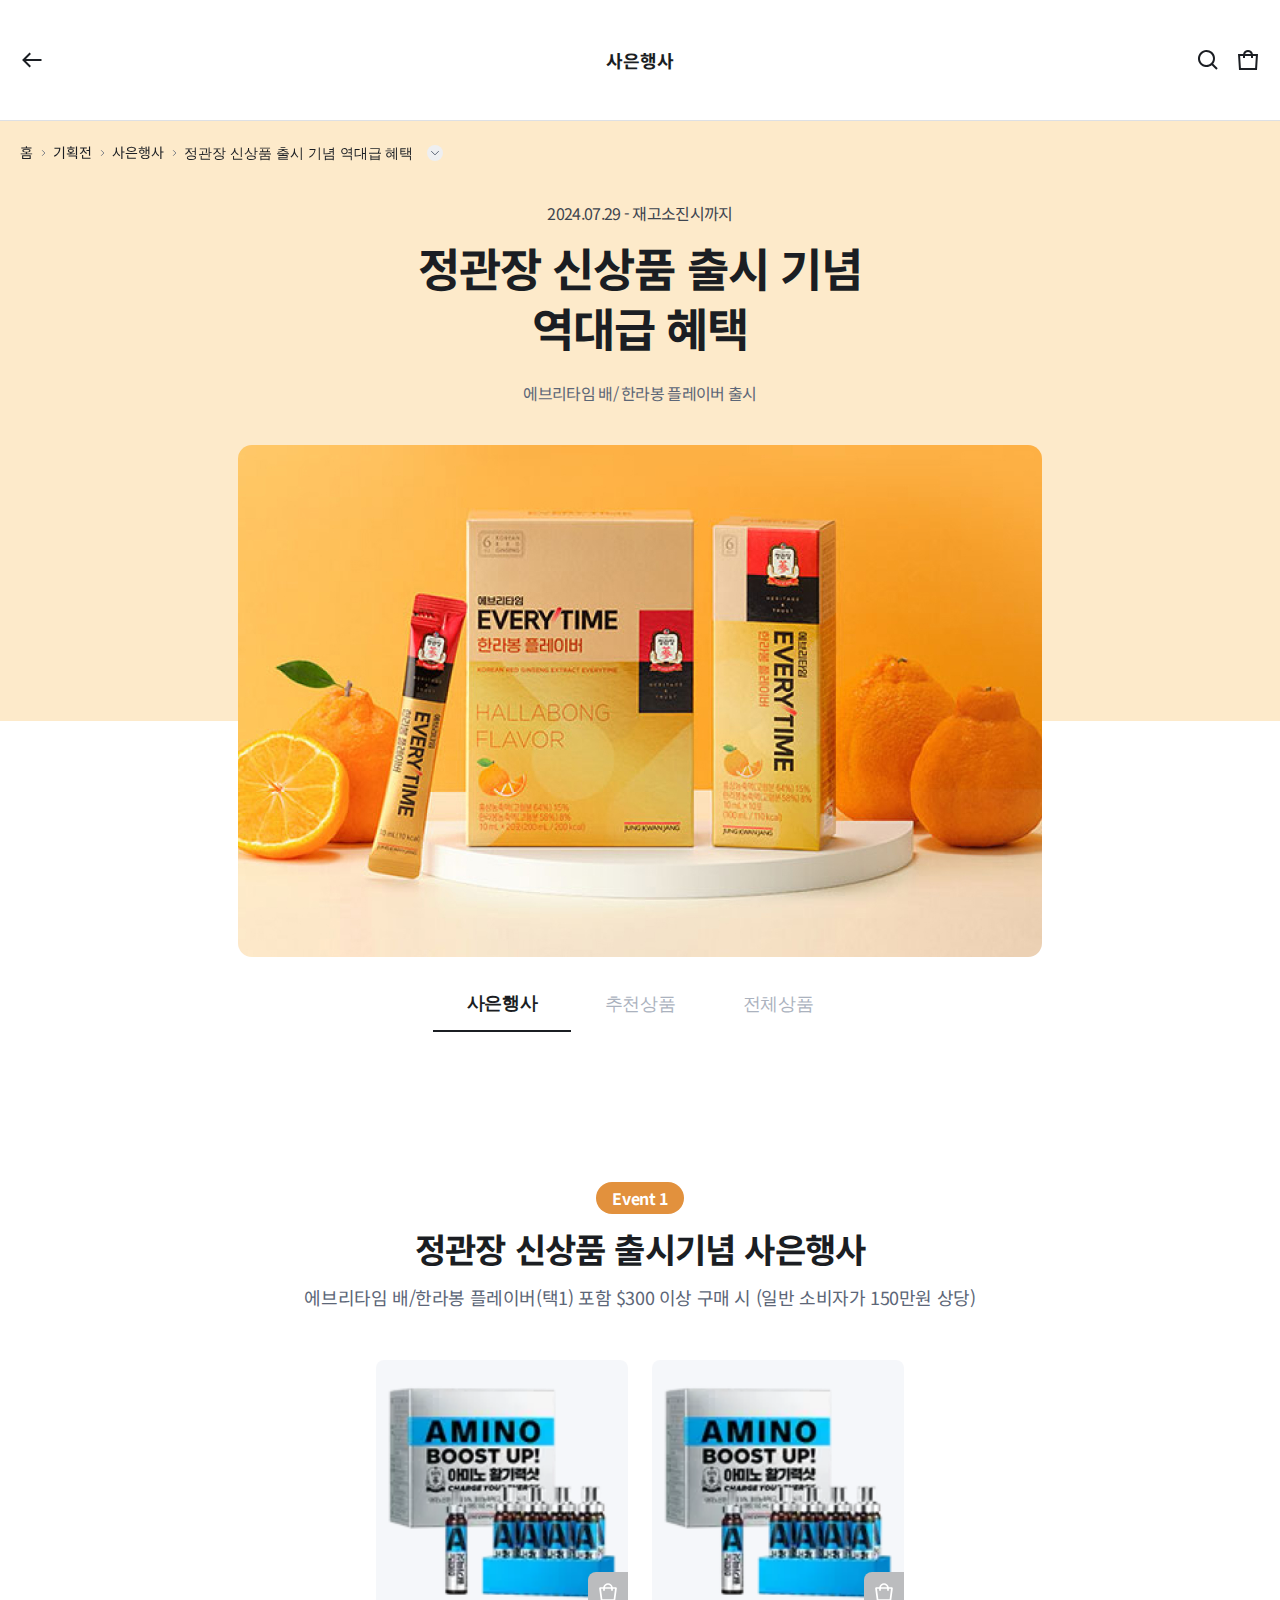
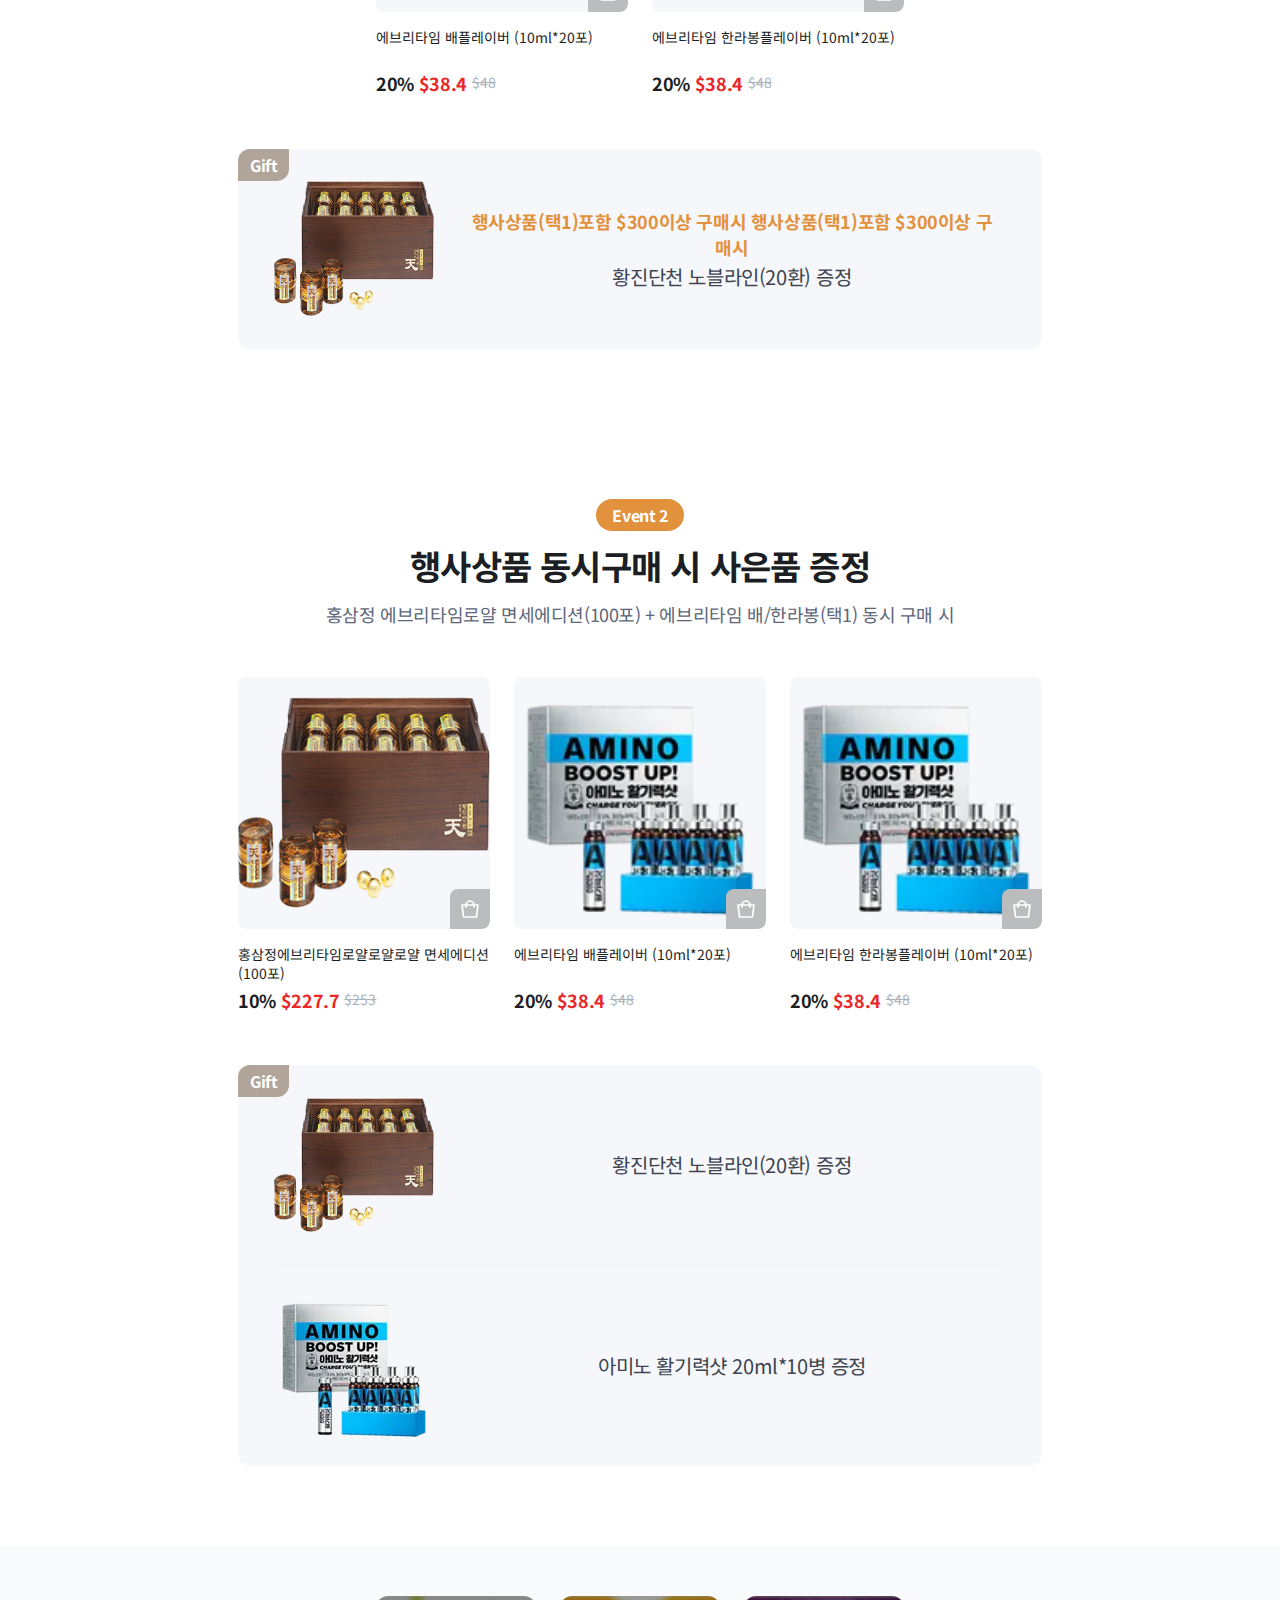
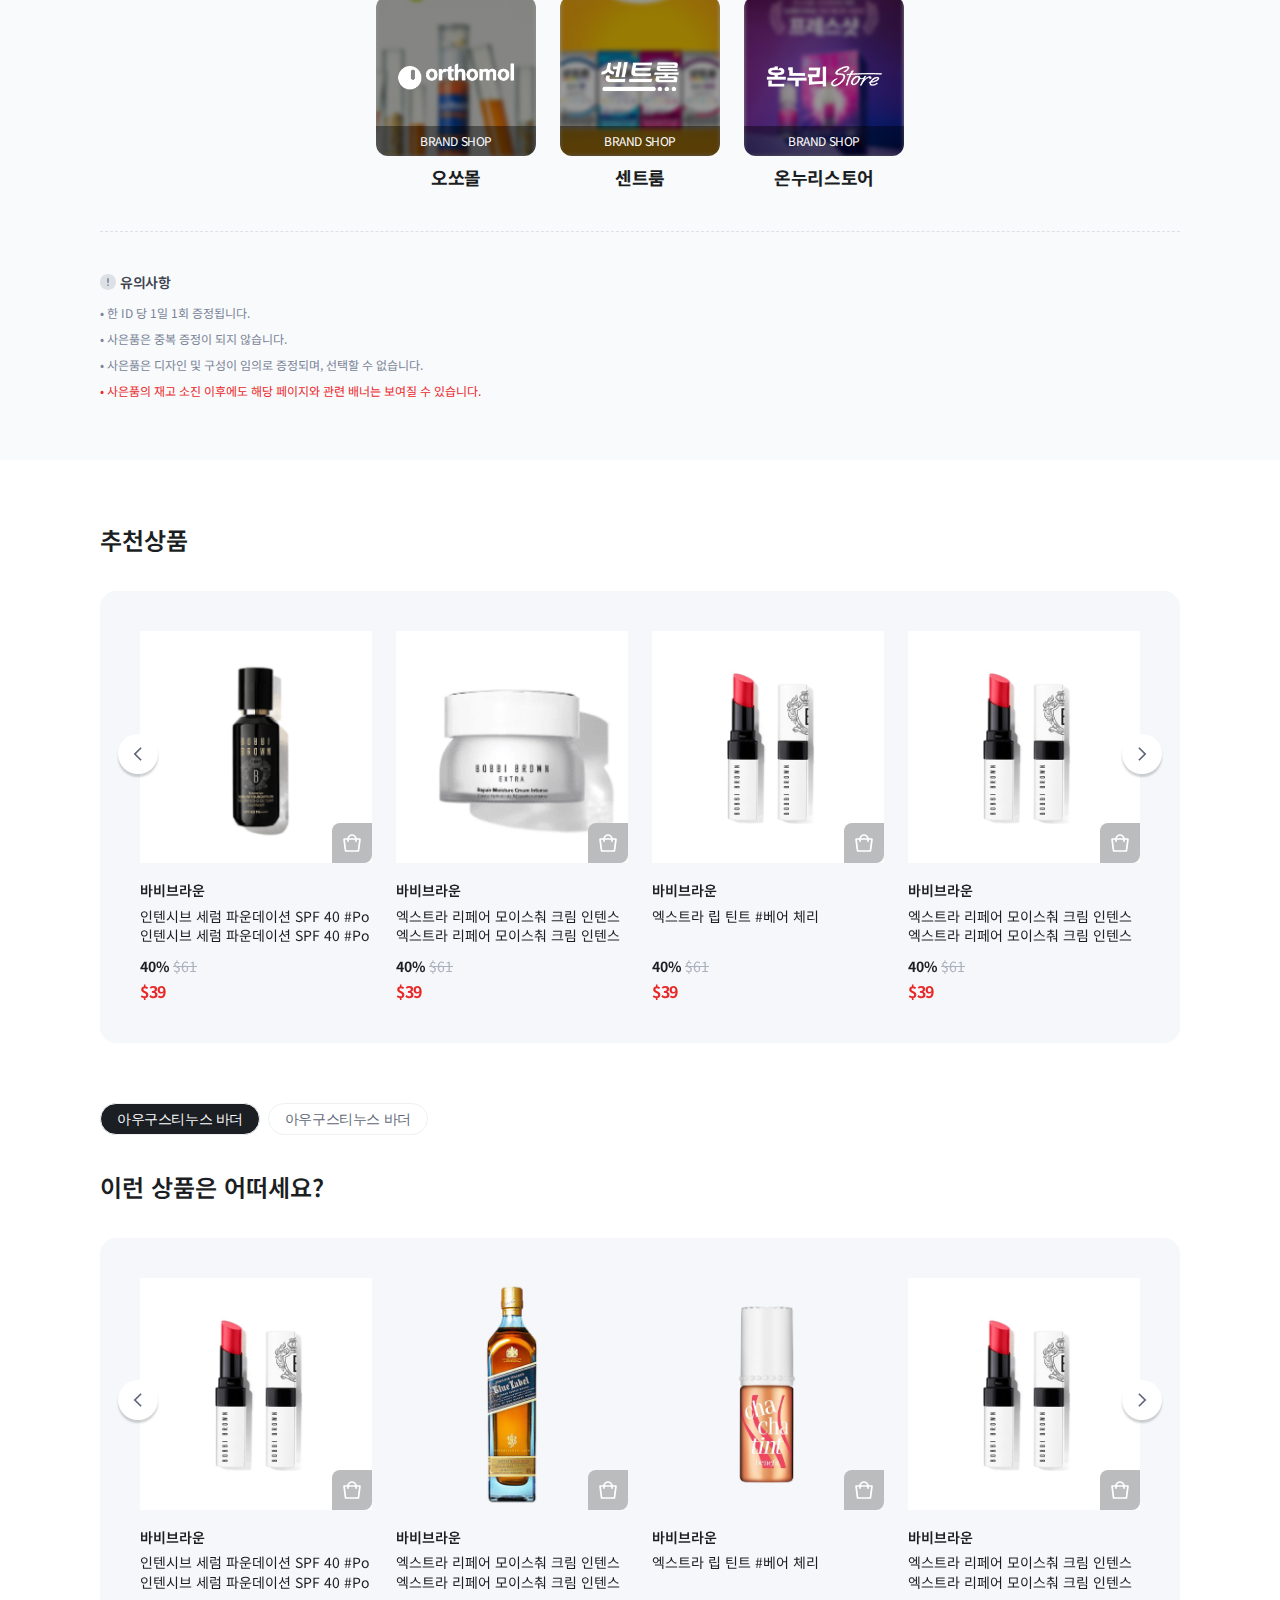
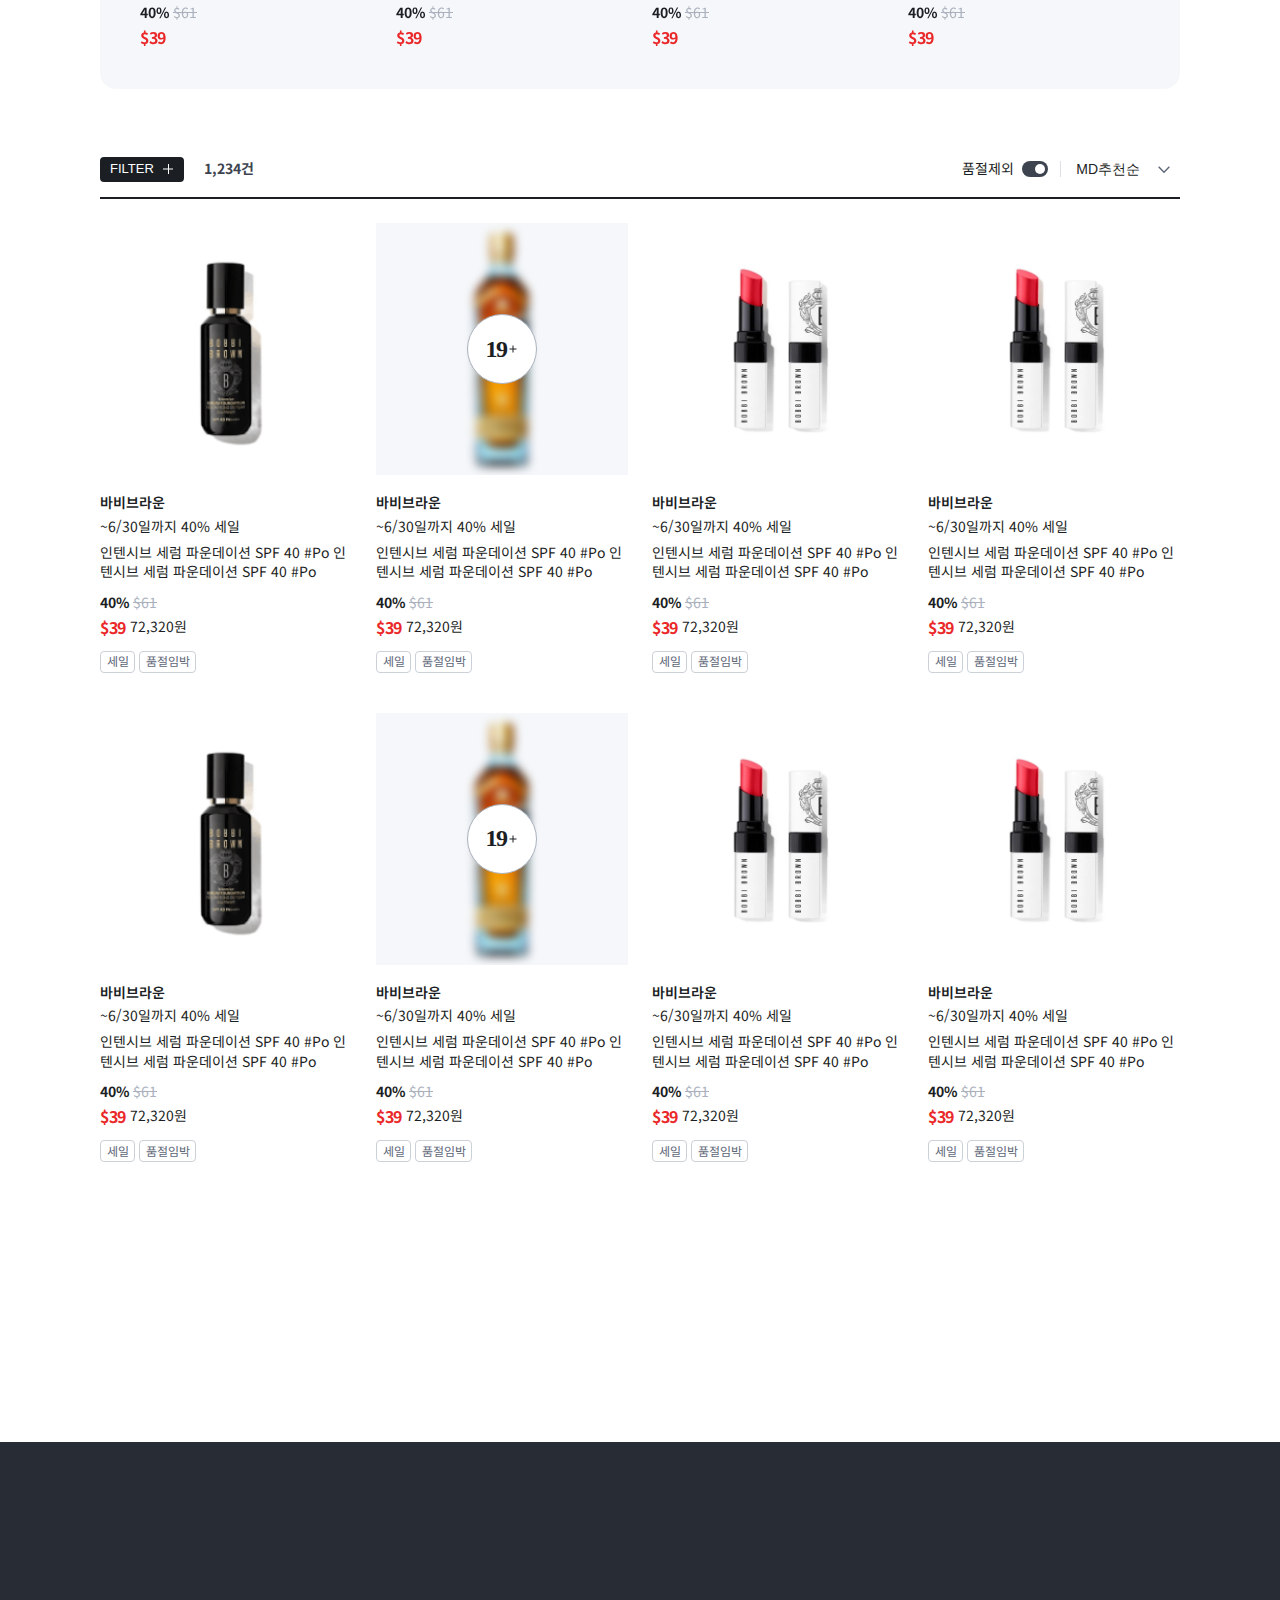
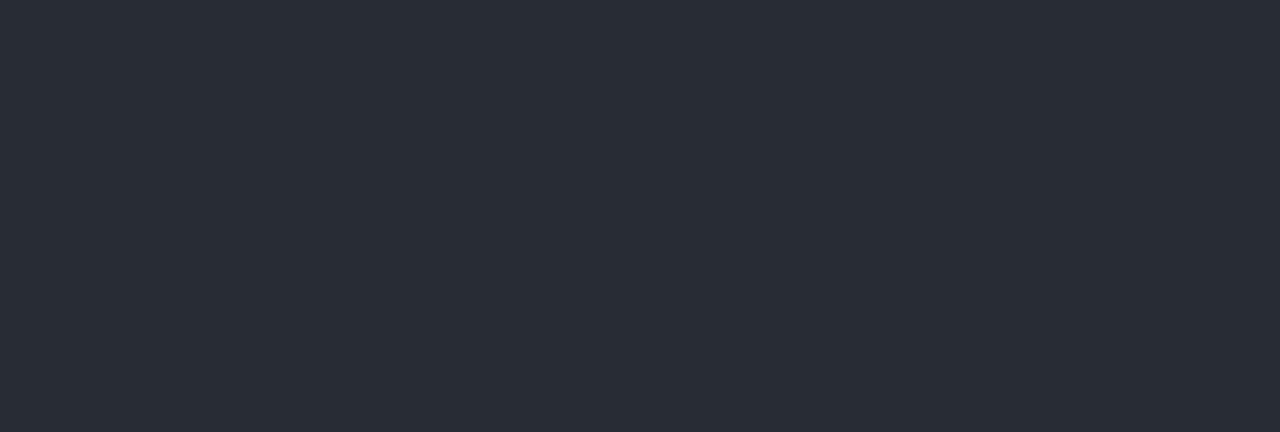
<file: perchased-product/index.html>
<!DOCTYPE html>
<html lang="ko">
<head>
  <meta charset="UTF-8">
  <meta name="viewport" content="width=device-width, initial-scale=1.0, minimum-scale=1.0,maximum-scale=1.0">
  <meta name="format-detection" content="telephone=no, address=no, email=no">
  <meta http-equiv="X-UA-Compatible" content="IE=edge">
  <title>정관장 신상품 출시 기념 역대급 혜택</title>
  <meta name="title" content="정관장 신상품 출시 기념 역대급 혜택">
  <meta name="author" content="현대면세점">
  <meta name="description" content="여행자 Only. 지금 현대면세점에서 앞선 감각과 다채로운 면세 쇼핑의 즐거움을 느껴보세요!">
  <!-- 
  기타 메타 태그 제외
  e.g) keyword, og:title 등
  -->
  <script src="https://code.jquery.com/jquery-3.7.1.min.js" integrity="sha256-/JqT3SQfawRcv/BIHPThkBvs0OEvtFFmqPF/lYI/Cxo=" crossorigin="anonymous"></script>
  <script src="https://cdn.jsdelivr.net/npm/swiper@11.2.8/swiper-bundle.min.js"></script>
  <link href="https://cdn.jsdelivr.net/npm/swiper@11.2.8/swiper-bundle.min.css" rel="stylesheet">
  <link rel="stylesheet" href="../common/css/common.css">
  <link rel="stylesheet" href="../common/css/style.css">
</head>
<body>
  <!-- S: Header -->
  <!-- 모바일 영역 디자인 적용 -->
  <header>
    <div class="container">
      <a href="javascript:void(0);" class="icon page-history-btn">
        <img src="../common/assets/icon/ic-m-back.svg" alt="뒤로가기 버튼 아이콘">
      </a>
      <div class="sub-title-wrap">
        <h2>사은행사</h2>
      </div>
      <div class="etc-wrap">
        <button type="button" class="icon header-search-btn">
          <img src="../common/assets/icon/ic-m-search.svg" alt="검색 버튼 아이콘">
        </button>
        <button type="button" class="icon header-cart-btn">
          <img src="../common/assets/icon/ic-m-cart-black.svg" alt="장바구니 버튼 아이콘">
        </button>
      </div>
    </div>
  </header>
  <!-- E: Header -->

  <!-- S: main -->
  <main class="main-wrap">
    <div class="container">
      <div class="event-area">
        <div class="sub-nav-area">
          <!-- S: Breadcrumb -->
          <nav class="breadcrumb">
            <ol>
              <li>
                <a href="__" title="홈으로 바로가기">홈</a>
              </li>
              <li>기획전</li>
              <li>사은행사</li>
              <li class="dropdown-list">
                <button type="button" id="dropdown-trigger" class="dropdown-btn">
                  정관장 신상품 출시 기념 역대급 혜택 <i class="icon dropdown">Dropdon Icon</i>
                </button>
                <div class="link-list-wrap">
                  <ul>
                    <li class="active">
                      <a href="./index.html" title="OOO으로 바로가기">정관장 신상품 출시 기념 역대급 혜택</a>
                    </li>
                    <li>
                      <a href="../index.html" title="OOO으로 바로가기">아이오페 단독 프로모션</a>
                    </li>
                    <li>
                      <a href="../index.html" title="OOO으로 바로가기">라네즈 외 7개 브랜드 햇살 가림 상품 기획전</a>
                    </li>
                    <li>
                      <a href="../index.html" title="OOO으로 바로가기">풀리오 최강 마사지 조합</a>
                    </li>
                    <li>
                      <a href="../index.html" title="OOO으로 바로가기">아이오페 단독 프로모션</a>
                    </li>
                    <li>
                      <a href="../index.html" title="OOO으로 바로가기">정관장 신상품 출시 기념 역대급 혜택</a>
                    </li>
                    <li>
                      <a href="../index.html" title="OOO으로 바로가기">라네즈 외 7개 브랜드 햇살 가림 상품 기획전</a>
                    </li>
                    <li>
                      <a href="../index.html" title="OOO으로 바로가기">풀리오 최강 마사지 조합</a>
                    </li>
                  </ul>
                </div>
              </li>
            </ol>
          </nav>
          <!-- E: Breadcrumb -->
          <!-- SNS Area 생략 -->
        </div>

        <!-- S: 상위 이벤트 영역 -->
        <div class="main-title-wrap" style="background-color: #FDEACA;">
          <div class="container">
            <p class="info date" style="color: #3D444F;">
              <time datetime="2025-07-29">2024.07.29</time> - 재고소진시까지
            </p>
            <h2 class="title">
              정관장 신상품 출시 기념 <br>
              역대급 혜택
            </h2>
            <p class="info sub" style="color: #5C6677;">에브리타임 배/ 한라봉 플레이버 출시</p>
            <figure>
              <img src="../common/assets/img/ph-product-kv-01.jpg" alt="프로모션 상품 이미지">
              <figcaption class="sr-only">아이오페 단독 프로모션 이미지</figcaption>
            </figure>
          </div>
        </div>
        <!-- E: 상위 이벤트 영역 -->

        <!-- S: 이벤트 탭 영역 -->
        <div class="event-tab-wrap">
          <ul>
            <li class="active">
              <button type="button" aria-controls="event-tab-1">
                <span>사은행사</span>
              </button>
            </li>
            <li>
              <button type="button" aria-controls="event-tab-2">
                <span>추천상품</span>
              </button>
            </li>
            <li>
              <button type="button" aria-controls="event-tab-3">
                <span>전체상품</span>
              </button>
            </li>
          </ul>
        </div>
        <!-- E: 이벤트 탭 영역 -->
        
        <!-- S: 이벤트 콘텐츠 영영역 -->
        <div class="content-wrap" aria-labelledby="event-tab-1">
          <!-- S: 이벤트 내용 -->
          <section data-event-number="1" class="event freebies">
            <div class="container">
              <div class="info">
                <span data-badge-txt-color="#fff;" data-badge-bg-color="#E2913D;" class="badge event" style="color: #fff; background-color: #E2913D;">Event 1</span>
                <h4 class="title">정관장 신상품 출시기념 사은행사</h4>
                <p class="description">
                  에브리타임 배/한라봉 플레이버(택1) 포함 $300 이상 구매 시 (일반 소비자가 150만원 상당)
                </p>
              </div>

              <!-- S: 이벤트 내 상품 리스트 -->
              <article class="pl-list-wrap event">
                <div id="pl-event-wrap" class="pl">
                  <div class="pl-wrap">
                    <ul class="pl-container">
                      <li class="product">
                        <a href="__" title="OOO 페이지로 바로가기">
                          <div class="img-wrap">
                            <img src="../common/assets/img/ph-product-content-06.png" alt="OOO 상품 이미지">
                            <button type="button" data-product-info="product-info" class="pl-thumb-cart">
                              <i class="icon thumb cart">Cart Icon</i>
                            </button>
                          </div>
                          <div class="info-wrap">
                            <p class="name">에브리타임 배플레이버 (10ml*20포)</p>
                            <p class="horizontal-price pc">
                              <strong class="percent">20%</strong>
                              <strong class="price">$38.4</strong>
                              <del>$48</del>
                            </p>
                            <div class="horizontal-price mo">
                              <p>
                                <strong class="percent">20%</strong>
                                <del>$48</del>
                              </p>
                              <p>
                                <strong class="price">$38.4</strong>
                              </p>
                            </div>
                          </div>
                        </a>
                      </li>
                      <li class="product">
                        <a href="__" title="OOO 페이지로 바로가기">
                          <div class="img-wrap">
                            <img src="../common/assets/img/ph-product-content-06.png" alt="OOO 상품 이미지">
                            <button type="button" data-product-info="product-info" class="pl-thumb-cart">
                              <i class="icon thumb cart">Cart Icon</i>
                            </button>
                          </div>
                          <div class="info-wrap">
                            <p class="name">에브리타임 한라봉플레이버 (10ml*20포)</p>
                            <p class="horizontal-price pc">
                              <strong class="percent">20%</strong>
                              <strong class="price">$38.4</strong>
                              <del>$48</del>
                            </p>
                            <div class="horizontal-price mo">
                              <p>
                                <strong class="percent">20%</strong>
                                <del>$48</del>
                              </p>
                              <p>
                                <strong class="price">$38.4</strong>
                              </p>
                            </div>
                          </div>
                        </a>
                      </li>
                    </ul>
                  </div>
                </div>
              </article>
              <!-- E: 이벤트 내 상품 리스트 -->

              <div class="gift-list">
                <span data-gift-bg-color="#b1a59a" data-gift-txt-color="#fff" class="badge gift" style="color: #fff; background-color: #b1a59a;">Gift</span>
                <ul>
                  <li>
                    <div class="img-wrap">
                      <img src="../common/assets/img/ph-product-content-03.png" alt="사은품 이미지">
                      <!-- 재고소진일 경우 아래 span 태그 활성화 -->
                      <!-- <span class="soldout">재고소진</span> -->
                    </div>
                    <div class="info-wrap">
                      <strong data-condition-color="#E2913D" class="condition" style="color: #E2913D;">
                        행사상품(택1)포함 $300이상 구매시 행사상품(택1)포함 $300이상 구매시
                      </strong>
                      <p>
                        황진단천 노블라인(20환) 증정
                      </p>
                  </li>
                </ul>
              </div>
            </div>
          </section>
          <!-- E: 이벤트 내용 -->

          <!-- S: 이벤트 내용 -->
          <section data-event-number="2" class="event freebies">
            <div class="container">
              <div class="info">
                <span data-badge-txt-color="#fff" data-badge-bg-color="#E2913D" class="badge event" style="color: #fff; background-color: #E2913D;">Event 2</span>
                <h4 class="title">행사상품 동시구매 시 사은품 증정</h4>
                <p class="description">
                  홍삼정 에브리타임로얄 면세에디션(100포) + 에브리타임 배/한라봉(택1) 동시 구매 시
                </p>
              </div>

              <!-- S: 이벤트 내 상품 리스트 -->
              <article class="pl-list-wrap event">
                <div id="pl-event-wrap" class="pl">
                  <div class="pl-wrap">
                    <ul class="pl-container">
                      <li class="product">
                        <a href="__" title="OOO 페이지로 바로가기">
                          <div class="img-wrap">
                            <img src="../common/assets/img/ph-product-content-03.png" alt="OOO 상품 이미지">
                            <button type="button" data-product-info="product-info" class="pl-thumb-cart">
                              <i class="icon thumb cart">Cart Icon</i>
                            </button>
                          </div>
                          <div class="info-wrap">
                            <p class="name">홍삼정에브리타임로얄로얄로얄 면세에디션(100포)</p>
                            <p class="horizontal-price pc">
                              <strong class="percent">10%</strong>
                              <strong class="price">$227.7</strong>
                              <del>$253</del>
                            </p>
                            <div class="horizontal-price mo">
                              <p>
                                <strong class="percent">10%</strong>
                                <del>$253</del>
                              </p>
                              <p>
                                <strong class="price">$227.7</strong>
                              </p>
                            </div>
                          </div>
                        </a>
                      </li>
                      <li class="product">
                        <a href="__" title="OOO 페이지로 바로가기">
                          <div class="img-wrap">
                            <img src="../common/assets/img/ph-product-content-06.png" alt="OOO 상품 이미지">
                            <button type="button" data-product-info="product-info" class="pl-thumb-cart">
                              <i class="icon thumb cart">Cart Icon</i>
                            </button>
                          </div>
                          <div class="info-wrap">
                            <p class="name">에브리타임 배플레이버 (10ml*20포)</p>
                            <p class="horizontal-price pc">
                              <strong class="percent">20%</strong>
                              <strong class="price">$38.4</strong>
                              <del>$48</del>
                            </p>
                            <div class="horizontal-price mo">
                              <p>
                                <strong class="percent">20%</strong>
                                <del>$48</del>
                              </p>
                              <p>
                                <strong class="price">$38.4</strong>
                              </p>
                            </div>
                          </div>
                        </a>
                      </li>
                      <li class="product">
                        <a href="__" title="OOO 페이지로 바로가기">
                          <div class="img-wrap">
                            <img src="../common/assets/img/ph-product-content-06.png" alt="OOO 상품 이미지">
                            <button type="button" data-product-info="product-info" class="pl-thumb-cart">
                              <i class="icon thumb cart">Cart Icon</i>
                            </button>
                          </div>
                          <div class="info-wrap">
                            <p class="name">에브리타임 한라봉플레이버 (10ml*20포)</p>
                            <p class="horizontal-price pc">
                              <strong class="percent">20%</strong>
                              <strong class="price">$38.4</strong>
                              <del>$48</del>
                            </p>
                            <div class="horizontal-price mo">
                              <p>
                                <strong class="percent">20%</strong>
                                <del>$48</del>
                              </p>
                              <p>
                                <strong class="price">$38.4</strong>
                              </p>
                            </div>
                          </div>
                        </a>
                      </li>
                    </ul>
                  </div>
                </div>
              </article>
              <!-- E: 이벤트 내 상품 리스트 -->

              <div class="gift-list">
                <span data-gift-bg-color="#b1a59a" data-gift-txt-color="#fff" class="badge gift" style="color: #fff; background-color: #b1a59a;">Gift</span>
                <ul>
                  <li>
                    <div class="img-wrap">
                      <img src="../common/assets/img/ph-product-content-03.png" alt="사은품 이미지">
                      <!-- 재고소진일 경우 아래 span 태그 활성화 -->
                      <!-- <span class="soldout">재고소진</span> -->
                    </div>
                    <div class="info-wrap">
                      <p>
                        황진단천 노블라인(20환) 증정
                      </p>
                  </li>
                  <li>
                    <div class="img-wrap">
                      <img src="../common/assets/img/ph-product-content-06.png" alt="사은품 이미지">
                      <!-- 재고소진일 경우 아래 span 태그 활성화 -->
                      <!-- <span class="soldout">재고소진</span> -->
                    </div>
                    <div class="info-wrap">
                      <p>
                        아미노 활기력샷 20ml*10병 증정
                      </p>
                  </li>
                </ul>
              </div>
            </div>
          </section>
          <!-- E: 이벤트 내용 -->
        </div>
        <!-- E: 이벤트 콘텐츠 영역 -->

        <div class="additional-wrap">
          <div class="container">
            <!-- S: 브랜드관 -->
            <div class="brand-wrap">
              <h5 class="title pc-hide">브랜드관</h5>
              <ul class="list">
                <li>
                  <a href="__" title="브랜드 페이지로 바로가기">
                    <div class="img-wrap">
                      <figure>
                        <img class="thumbnail" src="../common/assets/img/brand-product-03.png" alt="브랜드 이미지">
                        <figcaption>BRAND SHOP</figcaption>
                      </figure>
                      <img class="name" src="../common/assets/img/brand-name-03.png" alt="브랜드 이름 이미지">
                    </div>
                    <div class="detail-wrap">
                      <p>오쏘몰</p>
                    </div>
                  </a>
                </li>
                <li>
                  <a href="__" title="브랜드 페이지로 바로가기">
                    <div class="img-wrap">
                      <figure>
                        <img class="thumbnail" src="../common/assets/img/brand-product-04.png" alt="브랜드 이미지">
                        <figcaption>BRAND SHOP</figcaption>
                      </figure>
                      <img class="name" src="../common/assets/img/brand-name-04.png" alt="브랜드 이름 이미지">
                    </div>
                    <div class="detail-wrap">
                      <p>센트룸</p>
                    </div>
                  </a>
                </li>
                <li>
                  <a href="__" title="브랜드 페이지로 바로가기">
                    <div class="img-wrap">
                      <figure>
                        <img class="thumbnail" src="../common/assets/img/brand-product-05.png" alt="브랜드 이미지">
                        <figcaption>BRAND SHOP</figcaption>
                      </figure>
                      <img class="name" src="../common/assets/img/brand-name-05.png" alt="브랜드 이름 이미지">
                    </div>
                    <div class="detail-wrap">
                      <p>온누리스토어</p>
                    </div>
                  </a>
                </li>
              </ul>
            </div>
            <!-- E: 브랜드관 -->

            <!-- S: 유의사항 -->
            <div class="attention-wrap">
              <h6 class="title">
                <i class="icon attention">Attention Icon</i> 유의사항
              </h6>
              <ol>
                <li>• 한 ID 당 1일 1회 증정됩니다.</li>
                <li>• 사은품은 중복 증정이 되지 않습니다.</li>
                <li>• 사은품은 디자인 및 구성이 임의로 증정되며, 선택할 수 없습니다.</li>
                <li style="color: #ea2829;">• 사은품의 재고 소진 이후에도 해당 페이지와 관련 배너는 보여질 수 있습니다.</li>
              </ol>
            </div>
            <!-- E: 유의사항 -->
            
            <!-- S: 행사 더 보기(모달) 버튼 -->
            <div class="more-btn-wrap">
              <button type="button" id="more-sale-trigger" class="more-event-btn">더 많은 세일행사가 궁금하다면</button>
            </div>
            <!-- E: 행사 더 보기(모달) 버튼 -->
          </div>
        </div>

        <!-- S: 행사 더 보기 모달 -->
        <!-- 실제 작업 시에는 해당 영역을 컴포넌트 상태로 호출 -->
        <aside class="more-event-wrap modal bottom">
          <div class="container">
            <button id="close-more-sale" type="button" class="close-event-btn">
              <span class="icon close">Close Button</span>
            </button>
            <div class="more-events">
              <div class="events-search-wrap">
                <div class="container">
                  <button type="button" id="modal-history-btn" class="history-back-btn">
                    <img src="../common/assets/icon/ic-m-back.svg" alt="뒤로가기 버튼 아이콘">
                  </button>
                  <div class="search-form">
                    <input type="text" name="keyword" value="" placeholder="브랜드명으로 검색해보세요">
                    <button type="button" class="icon clear-btn">
                      <img src="../common/assets/icon/ic-m-clear.png" alt="텍스트 지우기 버튼 아이콘">
                    </button>
                    <button type="button" class="icon search-btn">
                      <img src="../common/assets/icon/ic-m-search.svg" alt="검색 버튼 아이콘">
                    </button>
                  </div>
                </div>
              </div>
              <div class="category-wrap">
                <ul>
                  <li class="active">
                    <button type="button" class="category-btn" data-category-value="__">전체</button>
                  </li>
                  <li>
                    <button type="button" class="category-btn" data-category-value="__">스킨케어</button>
                  </li>
                  <li>
                    <button type="button" class="category-btn" data-category-value="__">메이크업</button>
                  </li>
                  <li>
                    <button type="button" class="category-btn" data-category-value="__">향수/헤어/바디</button>
                  </li>
                  <li>
                    <button type="button" class="category-btn" data-category-value="__">가방</button>
                  </li>
                  <li>
                    <button type="button" class="category-btn" data-category-value="__">스킨케어</button>
                  </li>
                  <li>
                    <button type="button" class="category-btn" data-category-value="__">메이크업</button>
                  </li>
                  <li>
                    <button type="button" class="category-btn" data-category-value="__">향수/헤어/바디</button>
                  </li>
                  <li>
                    <button type="button" class="category-btn" data-category-value="__">가방</button>
                  </li>
                  <li>
                    <button type="button" class="category-btn" data-category-value="__">스킨케어</button>
                  </li>
                  <li>
                    <button type="button" class="category-btn" data-category-value="__">메이크업</button>
                  </li>
                  <li>
                    <button type="button" class="category-btn" data-category-value="__">향수/헤어/바디</button>
                  </li>
                  <li>
                    <button type="button" class="category-btn" data-category-value="__">가방</button>
                  </li>
                </ul>
              </div>
              <ul class="list-wrap">
                <li>
                  <a href="../index.html" class="list-link">
                    <div class="img-wrap">
                      <img src="../common/assets/img/category-product-1.png" alt="이벤트 썸네일 이미지">
                    </div>
                    <div class="info-wrap">
                      <p class="title">
                        아우구스티누스 바더 <br>
                        단독 구매 사은 이벤트
                      </p>
                      <p class="description">
                        When purchaasing GLASS SKIN ESSENCE PACT,  Heart Quilting Pouch Gift
                      </p>
                    </div>
                  </a>
                </li>
                <li>
                  <a href="../index.html" class="list-link">
                    <div class="img-wrap">
                      <img src="../common/assets/img/category-product-2.png" alt="이벤트 썸네일 이미지">
                    </div>
                    <div class="info-wrap">
                      <p class="title">
                        블리브유 신규입점 사은행사
                      </p>
                      <p class="description">
                        선착순 리뷰 이벤트 및 구매 금액별 사은행사
                      </p>
                    </div>
                  </a>
                </li>
                <li>
                  <a href="../index.html" class="list-link">
                    <div class="img-wrap">
                      <img src="../common/assets/img/category-product-3.png" alt="이벤트 썸네일 이미지">
                    </div>
                    <div class="info-wrap">
                      <p class="title">
                        설화수 8월 사은행사
                      </p>
                      <p class="description">
                        구매고객 100% 사은증정
                      </p>
                    </div>
                  </a>
                </li>
                <li>
                  <a href="../index.html" class="list-link">
                    <div class="img-wrap">
                      <img src="../common/assets/img/category-product-4.png" alt="이벤트 썸네일 이미지">
                    </div>
                    <div class="info-wrap">
                      <p class="title">
                        정관장 신상품 출시 기념 <br>
                        역대급 혜택
                      </p>
                      <p class="description">
                        신상품 출시 구매 사은행사
                      </p>
                    </div>
                  </a>
                </li>
                <li>
                  <a href="../index.html" class="list-link">
                    <div class="img-wrap">
                      <img src="../common/assets/img/category-product-1.png" alt="이벤트 썸네일 이미지">
                    </div>
                    <div class="info-wrap">
                      <p class="title">
                        아우구스티누스 바더 <br>
                        단독 구매 사은 이벤트
                      </p>
                      <p class="description">
                        When purchaasing GLASS SKIN ESSENCE PACT,  Heart Quilting Pouch Gift
                      </p>
                    </div>
                  </a>
                </li>
                <li>
                  <a href="../index.html" class="list-link">
                    <div class="img-wrap">
                      <img src="../common/assets/img/category-product-2.png" alt="이벤트 썸네일 이미지">
                    </div>
                    <div class="info-wrap">
                      <p class="title">
                        블리브유 신규입점 사은행사
                      </p>
                      <p class="description">
                        선착순 리뷰 이벤트 및 구매 금액별 사은행사
                      </p>
                    </div>
                  </a>
                </li>
                <li>
                  <a href="../index.html" class="list-link">
                    <div class="img-wrap">
                      <img src="../common/assets/img/category-product-3.png" alt="이벤트 썸네일 이미지">
                    </div>
                    <div class="info-wrap">
                      <p class="title">
                        설화수 8월 사은행사
                      </p>
                      <p class="description">
                        구매고객 100% 사은증정
                      </p>
                    </div>
                  </a>
                </li>
                <li>
                  <a href="../index.html" class="list-link">
                    <div class="img-wrap">
                      <img src="../common/assets/img/category-product-4.png" alt="이벤트 썸네일 이미지">
                    </div>
                    <div class="info-wrap">
                      <p class="title">
                        정관장 신상품 출시 기념 <br>
                        역대급 혜택
                      </p>
                      <p class="description">
                        신상품 출시 구매 사은행사
                      </p>
                    </div>
                  </a>
                </li>
              </ul>
            </div>
          </div>
          <div class="dim"></div>
        </aside>
        <!-- E: 행사 더 보기 모달 -->


        <!-- S: 추천 및 그룹 상품 영역 --> 
        <!-- 
          각 상품 섹션은 컴포넌트 형태로 사용한다는 가정 하에,
          여러 페이지에서 같은 id 사용
        -->
        <section class="pl-list-wrap">
          <div class="recommend-container" aria-labelledby="event-tab-2">
            <!-- S: 추천 상품 -->
            <div id="pl-recommend-wrap" class="pl recommend carousel">
              <h5 class="title">추천상품</h5>
              <div class="container">
                <div class="pl-wrap swiper">
                  <ul class="swiper-wrapper">
                    <li class="swiper-slide">
                      <a href="__" title="OOO 페이지로 바로가기">
                        <div class="img-wrap">
                          <img src="../common/assets/img/plp-thumb-01.png" alt="OOO 상품 이미지">
                          <button type="button" data-product-info="product-info" class="pl-thumb-cart">
                            <i class="icon thumb cart">Cart Icon</i>
                          </button>
                        </div>
                        <div class="info-wrap">
                          <p class="brand">바비브라운</p>
                          <p class="name">인텐시브 세럼 파운데이션 SPF 40 #Po 인텐시브 세럼 파운데이션 SPF 40 #Po</p>
                          <p class="sale">
                            <strong>40%</strong>
                            <del>$61</del>
                          </p>
                          <p class="price">
                            <strong>$39</strong>
                          </p>
                        </div>
                      </a>
                    </li>
                    <li class="swiper-slide">
                      <a href="__" title="OOO 페이지로 바로가기">
                        <div class="img-wrap">
                          <img src="../common/assets/img/plp-thumb-02.png" alt="OOO 상품 이미지">
                          <button type="button" data-product-info="product-info" class="pl-thumb-cart">
                            <i class="icon thumb cart">Cart Icon</i>
                          </button>
                        </div>
                        <div class="info-wrap">
                          <p class="brand">바비브라운</p>
                          <p class="name">엑스트라 리페어 모이스춰 크림 인텐스 엑스트라 리페어 모이스춰 크림 인텐스</p>
                          <p class="sale">
                            <strong>40%</strong>
                            <del>$61</del>
                          </p>
                          <p class="price">
                            <strong>$39</strong>
                          </p>
                        </div>
                      </a>
                    </li>
                    <li class="swiper-slide">
                      <a href="__" title="OOO 페이지로 바로가기">
                        <div class="img-wrap">
                          <img src="../common/assets/img/plp-thumb-03.png" alt="OOO 상품 이미지">
                          <button type="button" data-product-info="product-info" class="pl-thumb-cart">
                            <i class="icon thumb cart">Cart Icon</i>
                          </button>
                        </div>
                        <div class="info-wrap">
                          <p class="brand">바비브라운</p>
                          <p class="name">엑스트라 립 틴트 #베어 체리</p>
                          <p class="sale">
                            <strong>40%</strong>
                            <del>$61</del>
                          </p>
                          <p class="price">
                            <strong>$39</strong>
                          </p>
                        </div>
                      </a>
                    </li>
                    <li class="swiper-slide">
                      <a href="__" title="OOO 페이지로 바로가기">
                        <div class="img-wrap">
                          <img src="../common/assets/img/plp-thumb-03.png" alt="OOO 상품 이미지">
                          <button type="button" data-product-info="product-info" class="pl-thumb-cart">
                            <i class="icon thumb cart">Cart Icon</i>
                          </button>
                        </div>
                        <div class="info-wrap">
                          <p class="brand">바비브라운</p>
                          <p class="name">엑스트라 리페어 모이스춰 크림 인텐스 엑스트라 리페어 모이스춰 크림 인텐스</p>
                          <p class="sale">
                            <strong>40%</strong>
                            <del>$61</del>
                          </p>
                          <p class="price">
                            <strong>$39</strong>
                          </p>
                        </div>
                      </a>
                    </li>
                    <li class="swiper-slide">
                      <a href="__" title="OOO 페이지로 바로가기">
                        <div class="img-wrap">
                          <img src="../common/assets/img/plp-thumb-01.png" alt="OOO 상품 이미지">
                          <button type="button" data-product-info="product-info" class="pl-thumb-cart">
                            <i class="icon thumb cart">Cart Icon</i>
                          </button>
                        </div>
                        <div class="info-wrap">
                          <p class="brand">바비브라운</p>
                          <p class="name">인텐시브 세럼 파운데이션 SPF 40 #Po 인텐시브 세럼 파운데이션 SPF 40 #Po</p>
                          <p class="sale">
                            <strong>40%</strong>
                            <del>$61</del>
                          </p>
                          <p class="price">
                            <strong>$39</strong>
                          </p>
                        </div>
                      </a>
                    </li>
                    <li class="swiper-slide">
                      <a href="__" title="OOO 페이지로 바로가기">
                        <div class="img-wrap">
                          <img src="../common/assets/img/plp-thumb-02.png" alt="OOO 상품 이미지">
                          <button type="button" data-product-info="product-info" class="pl-thumb-cart">
                            <i class="icon thumb cart">Cart Icon</i>
                          </button>
                        </div>
                        <div class="info-wrap">
                          <p class="brand">바비브라운</p>
                          <p class="name">엑스트라 리페어 모이스춰 크림 인텐스 엑스트라 리페어 모이스춰 크림 인텐스</p>
                          <p class="sale">
                            <strong>40%</strong>
                            <del>$61</del>
                          </p>
                          <p class="price">
                            <strong>$39</strong>
                          </p>
                        </div>
                      </a>
                    </li>
                    <li class="swiper-slide">
                      <a href="__" title="OOO 페이지로 바로가기">
                        <div class="img-wrap">
                          <img src="../common/assets/img/plp-thumb-03.png" alt="OOO 상품 이미지">
                          <button type="button" data-product-info="product-info" class="pl-thumb-cart">
                            <i class="icon thumb cart">Cart Icon</i>
                          </button>
                        </div>
                        <div class="info-wrap">
                          <p class="brand">바비브라운</p>
                          <p class="name">엑스트라 립 틴트 #베어 체리</p>
                          <p class="sale">
                            <strong>40%</strong>
                            <del>$61</del>
                          </p>
                          <p class="price">
                            <strong>$39</strong>
                          </p>
                        </div>
                      </a>
                    </li>
                    <li class="swiper-slide">
                      <a href="__" title="OOO 페이지로 바로가기">
                        <div class="img-wrap">
                          <img src="../common/assets/img/plp-thumb-03.png" alt="OOO 상품 이미지">
                          <button type="button" data-product-info="product-info" class="pl-thumb-cart">
                            <i class="icon thumb cart">Cart Icon</i>
                          </button>
                        </div>
                        <div class="info-wrap">
                          <p class="brand">바비브라운</p>
                          <p class="name">엑스트라 리페어 모이스춰 크림 인텐스 엑스트라 리페어 모이스춰 크림 인텐스</p>
                          <p class="sale">
                            <strong>40%</strong>
                            <del>$61</del>
                          </p>
                          <p class="price">
                            <strong>$39</strong>
                          </p>
                        </div>
                      </a>
                    </li>
                  </ul>
                </div>
                <div class="pl-btn prev swiper-button-prev"></div>
                <div class="pl-btn next swiper-button-next"></div>
              </div>
            </div>
            <!-- E: 추천 상품 -->
  
            <!-- S: 추천 상품2, 탭 -->
            <div id="pl-group-recommend-wrap" class="pl group grey recommend carousel">
              <div class="pl-tab-wrap">
                <ul class="tab-list">
                  <li>
                    <button type="button" class="tab active">아우구스티누스 바더</button>
                  </li>
                  <li>
                    <button type="button" class="tab">아우구스티누스 바더</button>
                  </li>
                </ul>
              </div>
              <h5 class="title">이런 상품은 어떠세요?</h5>
              <div class="container">
                <div class="pl-wrap swiper">
                  <ul class="swiper-wrapper">
                    <li class="swiper-slide">
                      <a href="__" title="OOO 페이지로 바로가기">
                        <div class="img-wrap">
                          <img src="../common/assets/img/plp-thumb-03.png" alt="OOO 상품 이미지">
                          <button type="button" data-product-info="product-info" class="pl-thumb-cart">
                            <i class="icon thumb cart">Cart Icon</i>
                          </button>
                        </div>
                        <div class="info-wrap">
                          <p class="brand">바비브라운</p>
                          <p class="name">인텐시브 세럼 파운데이션 SPF 40 #Po 인텐시브 세럼 파운데이션 SPF 40 #Po</p>
                          <p class="sale">
                            <strong>40%</strong>
                            <del>$61</del>
                          </p>
                          <p class="price">
                            <strong>$39</strong>
                          </p>
                        </div>
                      </a>
                    </li>
                    <li class="swiper-slide">
                      <a href="__" title="OOO 페이지로 바로가기">
                        <div class="img-wrap">
                          <img src="../common/assets/img/plp-thumb-05.png" alt="OOO 상품 이미지">
                          <button type="button" data-product-info="product-info" class="pl-thumb-cart">
                            <i class="icon thumb cart">Cart Icon</i>
                          </button>
                        </div>
                        <div class="info-wrap">
                          <p class="brand">바비브라운</p>
                          <p class="name">엑스트라 리페어 모이스춰 크림 인텐스 엑스트라 리페어 모이스춰 크림 인텐스</p>
                          <p class="sale">
                            <strong>40%</strong>
                            <del>$61</del>
                          </p>
                          <p class="price">
                            <strong>$39</strong>
                          </p>
                        </div>
                      </a>
                    </li>
                    <li class="swiper-slide">
                      <a href="__" title="OOO 페이지로 바로가기">
                        <div class="img-wrap">
                          <img src="../common/assets/img/plp-thumb-06.png" alt="OOO 상품 이미지">
                          <button type="button" data-product-info="product-info" class="pl-thumb-cart">
                            <i class="icon thumb cart">Cart Icon</i>
                          </button>
                        </div>
                        <div class="info-wrap">
                          <p class="brand">바비브라운</p>
                          <p class="name">엑스트라 립 틴트 #베어 체리</p>
                          <p class="sale">
                            <strong>40%</strong>
                            <del>$61</del>
                          </p>
                          <p class="price">
                            <strong>$39</strong>
                          </p>
                        </div>
                      </a>
                    </li>
                    <li class="swiper-slide">
                      <a href="__" title="OOO 페이지로 바로가기">
                        <div class="img-wrap">
                          <img src="../common/assets/img/plp-thumb-03.png" alt="OOO 상품 이미지">
                          <button type="button" data-product-info="product-info" class="pl-thumb-cart">
                            <i class="icon thumb cart">Cart Icon</i>
                          </button>
                        </div>
                        <div class="info-wrap">
                          <p class="brand">바비브라운</p>
                          <p class="name">엑스트라 리페어 모이스춰 크림 인텐스 엑스트라 리페어 모이스춰 크림 인텐스</p>
                          <p class="sale">
                            <strong>40%</strong>
                            <del>$61</del>
                          </p>
                          <p class="price">
                            <strong>$39</strong>
                          </p>
                        </div>
                      </a>
                    </li>
                    <li class="swiper-slide">
                      <a href="__" title="OOO 페이지로 바로가기">
                        <div class="img-wrap">
                          <img src="../common/assets/img/plp-thumb-01.png" alt="OOO 상품 이미지">
                          <button type="button" data-product-info="product-info" class="pl-thumb-cart">
                            <i class="icon thumb cart">Cart Icon</i>
                          </button>
                        </div>
                        <div class="info-wrap">
                          <p class="brand">바비브라운</p>
                          <p class="name">인텐시브 세럼 파운데이션 SPF 40 #Po 인텐시브 세럼 파운데이션 SPF 40 #Po</p>
                          <p class="sale">
                            <strong>40%</strong>
                            <del>$61</del>
                          </p>
                          <p class="price">
                            <strong>$39</strong>
                          </p>
                        </div>
                      </a>
                    </li>
                    <li class="swiper-slide">
                      <a href="__" title="OOO 페이지로 바로가기">
                        <div class="img-wrap">
                          <img src="../common/assets/img/plp-thumb-02.png" alt="OOO 상품 이미지">
                          <button type="button" data-product-info="product-info" class="pl-thumb-cart">
                            <i class="icon thumb cart">Cart Icon</i>
                          </button>
                        </div>
                        <div class="info-wrap">
                          <p class="brand">바비브라운</p>
                          <p class="name">엑스트라 리페어 모이스춰 크림 인텐스 엑스트라 리페어 모이스춰 크림 인텐스</p>
                          <p class="sale">
                            <strong>40%</strong>
                            <del>$61</del>
                          </p>
                          <p class="price">
                            <strong>$39</strong>
                          </p>
                        </div>
                      </a>
                    </li>
                    <li class="swiper-slide">
                      <a href="__" title="OOO 페이지로 바로가기">
                        <div class="img-wrap">
                          <img src="../common/assets/img/plp-thumb-03.png" alt="OOO 상품 이미지">
                          <button type="button" data-product-info="product-info" class="pl-thumb-cart">
                            <i class="icon thumb cart">Cart Icon</i>
                          </button>
                        </div>
                        <div class="info-wrap">
                          <p class="brand">바비브라운</p>
                          <p class="name">엑스트라 립 틴트 #베어 체리</p>
                          <p class="sale">
                            <strong>40%</strong>
                            <del>$61</del>
                          </p>
                          <p class="price">
                            <strong>$39</strong>
                          </p>
                        </div>
                      </a>
                    </li>
                    <li class="swiper-slide">
                      <a href="__" title="OOO 페이지로 바로가기">
                        <div class="img-wrap">
                          <img src="../common/assets/img/plp-thumb-03.png" alt="OOO 상품 이미지">
                          <button type="button" data-product-info="product-info" class="pl-thumb-cart">
                            <i class="icon thumb cart">Cart Icon</i>
                          </button>
                        </div>
                        <div class="info-wrap">
                          <p class="brand">바비브라운</p>
                          <p class="name">엑스트라 리페어 모이스춰 크림 인텐스 엑스트라 리페어 모이스춰 크림 인텐스</p>
                          <p class="sale">
                            <strong>40%</strong>
                            <del>$61</del>
                          </p>
                          <p class="price">
                            <strong>$39</strong>
                          </p>
                        </div>
                      </a>
                    </li>
                  </ul>
                </div>
                <div class="pl-btn prev swiper-button-prev"></div>
                <div class="pl-btn next swiper-button-next"></div>
              </div>
            </div>
            <!-- E: 추천 상품2, 탭 -->
          </div>

          <!-- S: 전체 상품 리스트 -->
          <div id="pl-group-wrap" class="pl group" aria-labelledby="event-tab-3">
            <div class="search-list-wrap">
              <div class="filter-wrap">
                <!-- 버튼 모양만 제작 -->
                <button type="button" id="filter-trigger" class="filter-btn">FILTER</button>
                <span class="total">
                  <em class="pc-hide">총</em> 1,234건
                </span> 
              </div>
              <div class="sort-wrap">
                <div class="soldout-wrap">
                  <button type="button" class="soldout-info-btn pc-hide">
                    <i class="icon soldout-info">info Icon</i>
                  </button>
                  <span class="txt">품절<em class="mo-hide">제외</em></span>
                  <!-- 버튼 모양만 제작 -->
                  <label class="handler-switch-wrap">
                    <input type="checkbox" id="soldout-handler" class="event-soldout-btn" checked>
                    <span class="switch">Toggle Button</span>
                  </label>
                </div>
                <div class="sorting-wrap">
                  <div class="sorting">
                    <!-- 버튼 모양만 제작 -->
                    <button type="button" class="sorting-trigger">
                      <span class="info">MD추천순</span>
                      <i class="icon arrow">Arrow Icon</i>
                    </button>
                  </div>
                </div>
                <div class="mo-filter-wrap pc-hide">
                  <!-- 버튼 모양만 제작 -->
                  <button type="button" class="mo-filter-trigger">
                    <i class="icon mo-filter">Mobile Filter</i>
                  </button>
                </div>

              </div>
            </div>
            <div class="pl-wrap">
              <ul class="pl-container">
                <li class="product">
                  <a href="__" title="OOO 페이지로 바로가기">
                    <div class="img-wrap">
                      <img src="../common/assets/img/plp-thumb-01.png" alt="OOO 상품 이미지">
                    </div>
                    <div class="info-wrap">
                      <p class="brand">바비브라운</p>
                      <p class="keyword">~6/30일까지 40% 세일</p>
                      <p class="name">인텐시브 세럼 파운데이션 SPF 40 #Po 인텐시브 세럼 파운데이션 SPF 40 #Po</p>
                      <p class="sale">
                        <strong class="percent">40%</strong>
                        <del class="pre-sale">$61</del>
                      </p>
                      <p class="price">
                        <strong class="dollor">$39</strong>
                        <span class="currency">72,320<em>원</em></span>
                      </p>
                      <div class="more-keyword-wrap">
                        <span class="badge more-keyword">세일</span>
                        <span class="badge more-keyword">품절임박</span>
                      </div>
                    </div>
                  </a>
                </li>
                <li class="product">
                  <!-- S: 나이 제한있는 판매 상품일 경우 -->
                  <!-- 'age-restricted' 클래스 추가 -->
                  <a href="__" class="age-restricted" title="OOO 페이지로 바로가기">
                    <div class="img-wrap">
                      <img src="../common/assets/img/plp-thumb-05.png" alt="OOO 상품 이미지">
                      <span class="badge">
                        19 <i class="icon plus">Plus Icon</i>
                      </span>
                    </div>
                    <div class="info-wrap">
                      <p class="brand">바비브라운</p>
                      <p class="keyword">~6/30일까지 40% 세일</p>
                      <p class="name">인텐시브 세럼 파운데이션 SPF 40 #Po 인텐시브 세럼 파운데이션 SPF 40 #Po</p>
                      <p class="sale">
                        <strong class="percent">40%</strong>
                        <del class="pre-sale">$61</del>
                      </p>
                      <p class="price">
                        <strong class="dollor">$39</strong>
                        <span class="currency">72,320<em>원</em></span>
                      </p>
                      <div class="more-keyword-wrap">
                        <span class="badge more-keyword">세일</span>
                        <span class="badge more-keyword">품절임박</span>
                      </div>
                    </div>
                  </a>
                  <!-- E: 나이 제한있는 판매 상품일 경우 -->
                </li>
                <li class="product">
                  <a href="__" title="OOO 페이지로 바로가기">
                    <div class="img-wrap">
                      <img src="../common/assets/img/plp-thumb-03.png" alt="OOO 상품 이미지">
                    </div>
                    <div class="info-wrap">
                      <p class="brand">바비브라운</p>
                      <p class="keyword">~6/30일까지 40% 세일</p>
                      <p class="name">인텐시브 세럼 파운데이션 SPF 40 #Po 인텐시브 세럼 파운데이션 SPF 40 #Po</p>
                      <p class="sale">
                        <strong class="percent">40%</strong>
                        <del class="pre-sale">$61</del>
                      </p>
                      <p class="price">
                        <strong class="dollor">$39</strong>
                        <span class="currency">72,320<em>원</em></span>
                      </p>
                      <div class="more-keyword-wrap">
                        <span class="badge more-keyword">세일</span>
                        <span class="badge more-keyword">품절임박</span>
                      </div>
                    </div>
                  </a>
                </li>
                <li class="product">
                  <a href="__" title="OOO 페이지로 바로가기">
                    <div class="img-wrap">
                      <img src="../common/assets/img/plp-thumb-03.png" alt="OOO 상품 이미지">
                    </div>
                    <div class="info-wrap">
                      <p class="brand">바비브라운</p>
                      <p class="keyword">~6/30일까지 40% 세일</p>
                      <p class="name">인텐시브 세럼 파운데이션 SPF 40 #Po 인텐시브 세럼 파운데이션 SPF 40 #Po</p>
                      <p class="sale">
                        <strong class="percent">40%</strong>
                        <del class="pre-sale">$61</del>
                      </p>
                      <p class="price">
                        <strong class="dollor">$39</strong>
                        <span class="currency">72,320<em>원</em></span>
                      </p>
                      <div class="more-keyword-wrap">
                        <span class="badge more-keyword">세일</span>
                        <span class="badge more-keyword">품절임박</span>
                      </div>
                    </div>
                  </a>
                </li>
                <li class="product">
                  <a href="__" title="OOO 페이지로 바로가기">
                    <div class="img-wrap">
                      <img src="../common/assets/img/plp-thumb-01.png" alt="OOO 상품 이미지">
                    </div>
                    <div class="info-wrap">
                      <p class="brand">바비브라운</p>
                      <p class="keyword">~6/30일까지 40% 세일</p>
                      <p class="name">인텐시브 세럼 파운데이션 SPF 40 #Po 인텐시브 세럼 파운데이션 SPF 40 #Po</p>
                      <p class="sale">
                        <strong class="percent">40%</strong>
                        <del class="pre-sale">$61</del>
                      </p>
                      <p class="price">
                        <strong class="dollor">$39</strong>
                        <span class="currency">72,320<em>원</em></span>
                      </p>
                      <div class="more-keyword-wrap">
                        <span class="badge more-keyword">세일</span>
                        <span class="badge more-keyword">품절임박</span>
                      </div>
                    </div>
                  </a>
                </li>
                <li class="product">
                  <!-- S: 나이 제한있는 판매 상품일 경우 -->
                  <!-- 'age-restricted' 클래스 추가 -->
                  <a href="__" class="age-restricted" title="OOO 페이지로 바로가기">
                    <div class="img-wrap">
                      <img src="../common/assets/img/plp-thumb-05.png" alt="OOO 상품 이미지">
                      <span class="badge">
                        19 <i class="icon plus">Plus Icon</i>
                      </span>
                    </div>
                    <div class="info-wrap">
                      <p class="brand">바비브라운</p>
                      <p class="keyword">~6/30일까지 40% 세일</p>
                      <p class="name">인텐시브 세럼 파운데이션 SPF 40 #Po 인텐시브 세럼 파운데이션 SPF 40 #Po</p>
                      <p class="sale">
                        <strong class="percent">40%</strong>
                        <del class="pre-sale">$61</del>
                      </p>
                      <p class="price">
                        <strong class="dollor">$39</strong>
                        <span class="currency">72,320<em>원</em></span>
                      </p>
                      <div class="more-keyword-wrap">
                        <span class="badge more-keyword">세일</span>
                        <span class="badge more-keyword">품절임박</span>
                      </div>
                    </div>
                  </a>
                  <!-- E: 나이 제한있는 판매 상품일 경우 -->
                </li>
                <li class="product">
                  <a href="__" title="OOO 페이지로 바로가기">
                    <div class="img-wrap">
                      <img src="../common/assets/img/plp-thumb-03.png" alt="OOO 상품 이미지">
                    </div>
                    <div class="info-wrap">
                      <p class="brand">바비브라운</p>
                      <p class="keyword">~6/30일까지 40% 세일</p>
                      <p class="name">인텐시브 세럼 파운데이션 SPF 40 #Po 인텐시브 세럼 파운데이션 SPF 40 #Po</p>
                      <p class="sale">
                        <strong class="percent">40%</strong>
                        <del class="pre-sale">$61</del>
                      </p>
                      <p class="price">
                        <strong class="dollor">$39</strong>
                        <span class="currency">72,320<em>원</em></span>
                      </p>
                      <div class="more-keyword-wrap">
                        <span class="badge more-keyword">세일</span>
                        <span class="badge more-keyword">품절임박</span>
                      </div>
                    </div>
                  </a>
                </li>
                <li class="product">
                  <a href="__" title="OOO 페이지로 바로가기">
                    <div class="img-wrap">
                      <img src="../common/assets/img/plp-thumb-03.png" alt="OOO 상품 이미지">
                    </div>
                    <div class="info-wrap">
                      <p class="brand">바비브라운</p>
                      <p class="keyword">~6/30일까지 40% 세일</p>
                      <p class="name">인텐시브 세럼 파운데이션 SPF 40 #Po 인텐시브 세럼 파운데이션 SPF 40 #Po</p>
                      <p class="sale">
                        <strong class="percent">40%</strong>
                        <del class="pre-sale">$61</del>
                      </p>
                      <p class="price">
                        <strong class="dollor">$39</strong>
                        <span class="currency">72,320<em>원</em></span>
                      </p>
                      <div class="more-keyword-wrap">
                        <span class="badge more-keyword">세일</span>
                        <span class="badge more-keyword">품절임박</span>
                      </div>
                    </div>
                  </a>
                </li>
              </ul>
          </div>
          <!-- E: 전체 상품 리스트 -->
        </section>
        <!-- E: 추천 및 그룹 상품 영역 --> 
      </div>
    </div>
  </main>
  <!-- E: main -->

  <!-- S: Footer -->
  <!-- 푸터는 영역만 잡는 용도로 생성 -->
   <footer>
    <div class="container"></div>
   </footer>
  <!-- E: Footer -->
</body>
<script defer src="../common/js/common.js"></script>
</html>
</file>
<file: common/css/common.css>
@charset "utf-8";

/*
** Google Noto Sans Korean Import
** Light: 300,
** Regular: 400,
** Medium: 500,
** Bold: 700
*/
@import url('https://fonts.googleapis.com/css2?family=Noto+Sans+KR:wght@300;400;500;700&display=swap');

*{margin: 0; padding: 0; vertical-align: top; border: 0;box-sizing:border-box;}
html {overflow-y: scroll;}
html,body {width: 100%; height: 100%; font-size: 14px; line-height: 1.7; font-family: 'Noto Sans KR', sans-serif; font-weight: 400; color: #1b1e23; background: #fff;}

.none {display: none;}
.full {width: 100%; height: 100%;}
.blind {text-indent:-9999px; display: none; overflow: hidden; line-height: 0; font-size: 0;}
.fixed {overflow: hidden;}

/* HTML5 새 요소 초기화 */
article, aside, canvas, details, figcaption, figure, footer, header, hgroup, menu, nav, section {display: block;}
textarea {resize: none;}
em, address, main {font-style: normal;}

table, input, textarea, select, button, pre {font-size: 1rem; line-height: 1.3; color: #1b1e23; border-radius: 0; outline: none; border: none; background-color: transparent; box-shadow: none; padding: 0; margin: 0;}
pre {white-space: pre-line;}
ul,ol,li {list-style: none; padding: 0; margin: 0;}
input, select, button {vertical-align: middle;}
button, select {cursor: pointer; text-align: center;}
table, th, td {border-spacing: 0; border-collapse: collapse; vertical-align: middle; text-align: left;}
input {-webkit-appearance: none;-moz-appearance: none; appearance: none;}

h1, h2, h3, h4, h5, h6 {font-size: 1rem;}
a,a:link,a:hover,a:focus,a:active,a:visited {cursor: pointer; outline: none;}
a:link {font-size: 1rem; color: #1b1e23; text-decoration: none;}
a:visited {font-size: 1rem; color: #1b1e23; text-decoration: none;}
a:hover {font-size: 1rem; color: #1b1e23; text-decoration: none;}
a:active {font-size: 1rem; color: #1b1e23; text-decoration: none;}
a:focus {font-size: 1rem; color: #1b1e23; text-decoration: none;}
hr {display: none; height: 0;}
.input_text {padding: 3px; border: 1px solid #d4d4d4;}
.select_type {padding: 2px; border: 1px solid #d4d4d4;}
.content_text {font-size: 0.9rem;}
img {display: block; width:100%;}

/* 박스 */
.clfix:after,.clfix:before{line-height:0;display:table;content:'';}
.clfix:after{clear:both}
.nolist-left::after, .nolist-right::after, .nolist-center::after, .nolist::after, .clear::after {content: ''; display: block; clear: both; width: 0; height: 0;}
.nolist-center {text-align: center; font-size: 0;}
.nolist-center>* {display: inline-block; font-size: 1rem;}
.nolist-left>* {float: left;}
.nolist-right>* {float: right;}
.left {float: left;}
.right {float: right;}

.clear>.col-2, .nolist>.col-2, .nolist-left>.col-2, .nolist-right>.col-2, .nolist-center>.col-2 {width: 50%;}
.clear>.col-3, .nolist>.col-3, .nolist-left>.col-3, .nolist-right>.col-3, .nolist-center>.col-3 {width: 33.3%;}
.clear>.col-4, .nolist>.col-4, .nolist-left>.col-4, .nolist-right>.col-4, .nolist-center>.col-4 {width: 25%;}
.clear>.col-5, .nolist>.col-5, .nolist-left>.col-5, .nolist-right>.col-5, .nolist-center>.col-5 {width: 20%;}
.clear>.col-6, .nolist>.col-6, .nolist-left>.col-6, .nolist-right>.col-6, .nolist-center>.col-6 {width: 16.66%;}
.clear>.col-7, .nolist>.col-7, .nolist-left>.col-7, .nolist-right>.col-7, .nolist-center>.col-7 {width: 14.28%;}
.clear>.col-8, .nolist>.col-8, .nolist-left>.col-8, .nolist-right>.col-8, .nolist-center>.col-8 {width: 12.5%;}

/* .sec {margin: 0 24px;} */
.modal {width: 100%; height: 100%; position: fixed; left: 0; background-color: transparent; z-index: 100;}
.inner {width: 100%; height: 100%; padding: 30px 20px; box-sizing: border-box; display: block;}
.dim {display: none; position: fixed; left: 0; top: 0; z-index: 100; width: 100%; height: 100%; background: rgba(0,0,0,.6);}

/* bg 이미지 초기화 */
.bg, .image {background-size: contain; background-repeat: no-repeat; background-position: center center;}
.image {min-width: 1rem; min-height: 1rem;}
.bg.cover {background-size: cover;}
.bg.auto {background-size: auto;}

 /* 중앙정렬 */
.relative {position: relative;}
.vhcenter {position: absolute; top: 50%; left:50%; transform: translate(-50%,-50%); vertical-align: middle;} /* 가로세로 */
.hcenter {position: absolute; left: 50%; transform: translateX(-50%); vertical-align: middle;} /* 가로 */
.vcenter {position: absolute; top: 50%; transform: translateY(-50%); vertical-align: middle;} /* 세로 */

.Wbar {display: inline-block; width: 30px; height: 2px; background-color: #333; margin: 20px 0;}

.ellipsis-row {text-overflow: ellipsis; white-space: nowrap; word-wrap: normal; overflow: hidden; width: 100%;}
.ellipsis-many {overflow: hidden; text-overflow: ellipsis; word-wrap: break-word; display: -webkit-box; -webkit-box-orient: vertical; -webkit-line-clamp: 2; height: 3em; line-height: 1.5em;}

/* font weight */
.Tbold {font-weight: 700;}
.Tregular {font-weight: 400;}
.Tlight {font-weight: 300;}

/* font color */
.col_wh, a.col_wh {color: #fff !important;}
.col_bl, a.col_bl {color: #1b1e23 !important;}
.color-blue {color: #4676fd !important;}

/* background color */
.bg_wh {background-color: #fff !important;}
.bg_bl {background-color: #1b1e23 !important;}

/* image 관련 */
.img_wrap {position: relative; display: block; font-size: 0;}/* width로 크기 설정 */
.img_wrap > img {position: relative; z-index: 1; width: 100%; height: auto;}
.img_dim {position: absolute; z-index: 2; left: 0; top: 0; width: 100%; height: 100%; background: #1b1e23; opacity: 0.6;}

.icon {
  display: block;
  font-size: 1px;
  color: transparent;
  text-indent: -9999px;
  overflow: hidden;
}

.pc-hide {display: none;}
.mo-hide {display: block;}

::-webkit-scrollbar {
    display: none;
}

.sr-only {
  position: absolute;
  width: 1px;
  height: 1px;
  padding: 0;
  margin: -1px;
  overflow: hidden;
  clip: rect(0,0,0,0); /* 구형 브라우저를 위해 사용 */
  clip-path: polygon(0 0, 0 0, 0 0); /* inset(50%) 와 동일한 표현 */
  border: 0;
}

@media only screen and (max-width: 768px) {
  .pc-hide {display: block;}
  .mo-hide {display: none;}
}
</file>
<file: common/css/style.css>
@charset "utf-8";

/* 헤더 영역 */
header {
  display: block;
  width: 100%;
  height: 121px;
  position: fixed;
  top: 0;
  background-color: #fff;
  border-bottom: 1px solid #DDE0E5;
  z-index: 100;
}
header .container {
  display: flex;
  justify-content: space-between;
  align-items: center;
  padding: 0 20px;
  width: 100%;
  height: 100%;
  position: relative;
}
header .container .sub-title-wrap {
  position: absolute;
  top: 50%;
  left: 50%;
  transform: translate(-50%, -50%);
}
header .container .sub-title-wrap h2 {
  font-size: 18px;
  line-height: 26px
}
header .container .etc-wrap {
  display: flex;
  align-items: center;
  gap: 16px;
}
@media only screen and (max-width: 768px) {
  header {height: 60px;}
}

/* 메인 컨테이너 영역 */
.main-wrap {
  padding-top: 121px;
}
@media only screen and (max-width: 768px) {
  .main-wrap {padding-top: 60px;}
}

/* 이벤트 영역 컨테이너 및 브레드크럼 */
.event-area {
  position: relative;
}
.event-area::after {
  content: '';
  display: block;
  clear: both;
}

.event-area .sub-nav-area {
  display: flex;
  justify-content: space-between;
  margin: 0 auto;
  padding: 0 20px;
  max-width: 1356px;
  width: 100%;
  position: absolute;
  top: 20px;
  left: 50%;
  transform: translateX(-50%);
  z-index: 10;
}
.breadcrumb ol {
  display: flex;
  align-items: baseline;
}
.breadcrumb ol > li:not(:first-of-type) {
  margin-left: 20px;
  position: relative;
}
.breadcrumb ol > li:not(:first-of-type)::before {
  content: '';
  display: block;
  width: 5px;
  height: 9px;
  position: absolute;
  top: 52%;
  transform: translateY(-50%);
  left: -12px;
  background: url('../assets/icon/ic-m-arrow-right.svg') no-repeat center/cover;
}
.breadcrumb ol li.dropdown-list .dropdown-btn {
  display: flex;
  align-items: center;
}
.breadcrumb ol li.dropdown-list .dropdown-btn .dropdown {
  margin-left: 14px;
  width: 16px;
  height: 16px;
  position: relative;
  transform: rotate(0);
  box-sizing: border-box;
  border-radius: 50%;
  background-image: url('../assets/icon/ic-m-arrow-down.svg');
  background-repeat: no-repeat;
  background-size: 12px 12px;
  background-position: center;
  background-color: #eeeff1;
  transition: .3s;
}
.breadcrumb ol li.dropdown-list.active .dropdown-btn .dropdown {
  transform: rotate(-180deg);
}
.breadcrumb ol li.dropdown-list .link-list-wrap {
  display: none;
  margin-left: 0;
  padding: 14px 10px 16px;
  min-width: 320px;
  height: 218px;
  position: absolute;
  top: 25px;
  right: 0;
  border: solid 1px #1b1e23;
  border-radius: 10px;
  box-shadow: 6px 6px 6px 0 rgba(0, 0, 0, .1);
  background-color: #fff;
}
.breadcrumb ol li.dropdown-list .link-list-wrap ul {
  padding: 0;
  height: 190px;
  overflow-x: hidden;
  overflow-y: auto;
}
.breadcrumb ol li.dropdown-list .link-list-wrap ul li {
  padding: 4px 12px;
  font-size: 12px;
  font-weight: 400;
  line-height: 18px;
  background-color: #fff;
  transition: .3s;
}
.breadcrumb ol li.dropdown-list .link-list-wrap ul li.active {
  font-weight: bold;
  background-color: #f5f7fa;
}
.breadcrumb ol li.dropdown-list .link-list-wrap ul li:hover {
  background-color: #f5f7fa;
}
@media only screen and (max-width: 768px) {
  .event-area .sub-nav-area {display: none;}
}

/* 이벤트 영역 */
.main-title-wrap {
  padding-top: 80px;
  position: relative;
}
.main-title-wrap .container {
  margin: 0 auto 20px;
  padding: 0 20px;
  max-width: 844px;
  width: 100%;
  text-align: center;
}

.main-title-wrap .container .title {
  margin-top: 12px;
  font-size: 46px;
  font-weight: bold;
  line-height: 60px;
  letter-spacing: -1.15px;
  overflow: hidden;
  text-overflow: ellipsis;
  -webkit-line-clamp: 3;
  -webkit-box-orient: vertical;
}
.main-title-wrap .container .info {
  font-size: 16px;
  line-height: 24px;
  letter-spacing: -0.7px;
}
.main-title-wrap .container .info.sub {
  margin-top: 24px;
  overflow: hidden;
  text-overflow: ellipsis;
  -webkit-line-clamp: 2;
  -webkit-box-orient: vertical;
}
.main-title-wrap .container figure {
  margin: 40px auto 0;
}
.main-title-wrap .container figure::after {
  display: block;
  content: '';
  width: 100%;
  height: 236px;
  background-color: #ffffff;
  position: absolute;
  left: 0;
  bottom: 0;
}
.main-title-wrap .container figure img {
  display: block;
  position: relative;
  border-radius: 14px;
  z-index: 2;
}

@media only screen and (max-width: 768px) {
  .main-title-wrap {
    padding-top: 48px;
  }
  .main-title-wrap .container {
    margin: 0 auto 16px;
  }
  .main-title-wrap .container::after {
    display: block;
    content: '';
    width: 100%;
    height: 98px;
    background-color: #ffffff;
    position: absolute;
    left: 0;
    bottom: 0;
  }
  .main-title-wrap .container .info {
    font-size: 13px;
    line-height: 19px;
  }
  .main-title-wrap .container .title {
    margin-top: 8px;
    font-size: 28px;
    line-height: 40px;
  }
  .main-title-wrap .container .info.sub {
    margin-top: 12px;
    font-size: 14px;
    line-height: 20px;
  }
  .main-title-wrap .container figure {
    padding-top: 83.584%;
    height: 100%;
    position: relative;
    overflow: hidden;
  }
  .main-title-wrap .container figure::after {
    display: none;
  }
  .main-title-wrap .container figure img {
    position: absolute;
    left: 50%;
    top: 50%;
    transform: translate(-50%, -50%);
    object-fit: cover;
    aspect-ratio: 335 / 280;
  }
}


/* 이벤트 네비게이션 탭 영역 */
.event-tab-wrap {
  display: block;
  position: sticky;
  top: 121px;
  left: 0;
  background-color: #fff;
  z-index: 5;
}
.event-tab-wrap ul {
  display: flex;
  justify-content: center;
  align-items: center;
  margin: 0 auto;
  max-width: 414px;
  width: 100%;
}
.event-tab-wrap ul li {
  flex: 1;
}
.event-tab-wrap ul li button {
  padding: 13px 0;
  width: 100%;
  border: none;
}
.event-tab-wrap ul li button span {
  font-size: 18px;
  line-height: 1.5;
  letter-spacing: -0.45px;
  color: #abb2be;
  transition: .3s;
}
.event-tab-wrap ul li.active button {
  border-bottom: 2px solid #1b1e23;
}
.event-tab-wrap ul li button:hover span {
  font-weight: bold;
  color: #1b1e23;
}
.event-tab-wrap ul li.active button span {
  font-weight: bold;
  color: #1b1e23;
}

@media only screen and (max-width: 768px) {
  .event-tab-wrap {
    top: 60px;
    border-bottom: 1px solid #DDE0E5;
  }
  .event-tab-wrap ul {
    padding: 0 20px;
  }
  .event-tab-wrap ul li button {
    padding: 15px 0;
  }
  .event-tab-wrap ul li button span {
    font-size: 16px;
  }
  .event-tab-wrap ul li button:hover span {
    font-weight: 400;
    color: #abb2be;
  }
  .event-tab-wrap ul li.active button span {
    font-weight: bold;
    color: #1b1e23;
  }
}


/* 이벤트 콘텐츠 영역 */
.content-wrap {text-align: center;}
.content-wrap .title-wrap {
  margin: 0 auto;
  padding: 80px 20px 0;
  max-width: 844px;
  width: 100%;
}
.content-wrap .title-wrap .content-title {
  display: -webkit-box;
  font-size: 40px;
  line-height: 54px;
  letter-spacing: -0.8px;
  overflow: hidden;
  text-overflow: ellipsis;
  -webkit-line-clamp: 2;
  -webkit-box-orient: vertical;
}
.content-wrap .title-wrap .description {
  display: -webkit-box;
  margin-top: 12px;
  font-size: 18px;
  color: #5c6677;
  letter-spacing: -0.4px;
  line-height: 26px;
  overflow: hidden;
  text-overflow: ellipsis;
  -webkit-line-clamp: 2;
  -webkit-box-orient: vertical;
}

.content-wrap .event {
  padding-top: 100px;
}
.content-wrap .event .info {
  margin: 50px auto 0;
  padding: 0 20px;
  max-width: 844px;
  width: 100%;
}
.content-wrap .event .info .badge.event {
  display: block;
  margin: 0 auto;
  max-width: fit-content;
  padding: 4px 16px 4px;
  font-size: 16px;
  font-weight: bold;
  line-height: 24px;
  letter-spacing: -0.4px;
  text-align: center;
  border-radius: 16px;
}
.content-wrap .event .info .title {
  display: -webkit-box;
  margin: 12px auto 0;
  text-align: center;
  color: #1b1e23;
  font-size: 34px;
  font-weight: bold;
  line-height: 46px;
  letter-spacing: -0.8px;
  text-overflow: ellipsis;
  overflow: hidden;
  -webkit-line-clamp: 2;
  -webkit-box-orient: vertical;
}
.content-wrap .event .info .description {
  display: -webkit-box;
  margin: 12px auto 0;
  text-align: center;
  color: #5c6677;
  font-size: 18px;
  line-height: 26px;
  letter-spacing: -0.4px;
  text-overflow: ellipsis;
  overflow: hidden;
  -webkit-line-clamp: 2;
  -webkit-box-orient: vertical;
}

.content-wrap .event .gift-list {
  margin: 50px auto 0;
  padding: 0 20px;
  max-width: 844px;
  width: 100%;
  position: relative;
}
.content-wrap .event .gift-list::after {
  content: '';
  display: block;
  clear: both;
}
.content-wrap .event .gift-list .badge.gift {
  display: block;
  padding: 4px 12px;
  position: absolute;
  top: 0;
  left: 20px;
  text-align: center;
  font-size: 16px;
  font-weight: bold;
  line-height: 24px;
  letter-spacing: -0.4px;
  border-top-left-radius: 12px;
  border-bottom-right-radius: 12px;
  z-index: 1;
}

.content-wrap .event .gift-list ul {
  padding: 0 36px;
  border-radius: 12px;
  background-color: #f5f7fa;
}
.content-wrap .event .gift-list ul li {
  display: flex;
  align-items: center;
  gap: 0 24px;
  padding: 20px 0;
  width: 100%;
}
.content-wrap .event .gift-list ul li:not(:first-of-type) {
  border-top: 1px solid #eef0f2;
}
.content-wrap .event .gift-list ul li .img-wrap {
  margin: 0;
  max-width: 160px;
  width: 100%;
  position: relative;
}
.content-wrap .event .gift-list ul li .img-wrap img {
  display: block;
  object-fit: contain;
  aspect-ratio: 160 / 160;
}
.content-wrap .event .gift-list ul li .img-wrap .soldout {
  display: block;
  padding: 4px 12px;
  width: max-content;
  position: absolute;
  top: 50%;
  left: 50%;
  transform: translate(-50%, -50%);
  border-radius: 4px;
  color: #ffffff;
  min-width: 82px;
  font-size: 16px;
  font-weight: bold;
  line-height: 24px;
  letter-spacing: -0.4px;
  background-color: #5c6677;
  opacity: 0.8;
}

.content-wrap .event .gift-list ul li .info-wrap {
  padding: 0 10px;
  width: 100%;
}
.content-wrap .event .gift-list ul li .info-wrap .condition {
  display: -webkit-box;
  margin: 0 0 4px;
  text-align: center;
  font-size: 18px;
  font-weight: bold;
  line-height: 26px;
  letter-spacing: -0.4px;
  text-overflow: ellipsis;
  -webkit-line-clamp: 2;
  -webkit-box-orient: vertical;
  overflow: hidden;
}
.content-wrap .event .gift-list ul li .info-wrap p {
  display: -webkit-box;
  text-align: center;
  font-size: 20px;
  line-height: 26px;
  letter-spacing: -0.4px;
  color: #3d444f;
  text-overflow: ellipsis;
  -webkit-line-clamp: 2;
  -webkit-box-orient: vertical;
  overflow: hidden;
}

@media only screen and (max-width: 768px) {
  .content-wrap .title-wrap {
    padding: 48px 20px 0;
  }
  .content-wrap .title-wrap .content-title {
    font-size: 24px;
    line-height: 34px;
  }
  .content-wrap .title-wrap .description {
    margin-top: 8px;
    font-size: 15px;
    line-height: 22px;
  }

  .content-wrap .event {
    padding-top: 54px;
  }
  .content-wrap .event[data-event-number="2"] {
    padding-top: 96px;
  }
  .content-wrap .event .info {
    margin: 0 auto;
  }
  .content-wrap .event .info .badge.event {
    padding: 3px 12px;
    font-size: 12px;
    font-weight: 500;
    line-height: 18px;
  }
  .content-wrap .event .info .title {
    margin: 8px auto 0;
    font-size: 22px;
    line-height: 32px;
    letter-spacing: -1px;
  }
  .content-wrap .event .info .description {
    margin: 4px auto 0;
    word-break: keep-all;
    font-size: 15px;
    line-height: 22px;
  }

  .content-wrap .event .gift-list {
    margin: 24px auto 0;
  }
  .content-wrap .event .gift-list .badge.gift {
    padding: 2px 8px;
    font-size: 12px;
    font-weight: 500;
    line-height: 18px;
    border-top-left-radius: 8px;
    border-bottom-right-radius: 8px;
  }

  .content-wrap .event .gift-list ul {
    padding: 0 8px;
    border-radius: 8px;
  }
  .content-wrap .event .gift-list ul li {
    gap: 17px;
    padding: 8px 12px 8px 0;
  }
  .content-wrap .event .gift-list ul li .img-wrap {
    max-width: 100px;
  }
  .content-wrap .event .gift-list ul li .img-wrap img {
    aspect-ratio: unset;
  }
  .content-wrap .event .gift-list ul li .img-wrap .soldout {
    padding: 4px 12px;
    min-width: auto;
    font-size: 12px;
    line-height: 18px;
  }
  .content-wrap .event .gift-list ul li .info-wrap {
    padding: 0 5px;
  }
  .content-wrap .event .gift-list ul li .info-wrap .condition {
    font-size: 13px;
    line-height: 19px;
  }
  .content-wrap .event .gift-list ul li .info-wrap p {
    font-size: 14px;
    line-height: 20px;
  }
}


/* 이벤트 하단 영역 */
.additional-wrap {
  margin-top: 80px;
  background-color: #F9FAFC;
}
.additional-wrap .container {
  margin: 0 auto;
  padding: 50px 20px 60px;
  max-width: 1120px;
  width: 100%;
}
@media only screen and (max-width: 768px) {
  .additional-wrap {
    margin-top: 64px;
    background-color: #fff;
  }
  .additional-wrap .container {
    padding: 0 20px 32px
  }
}

/* 브랜드관 */
.brand-wrap .title {
  margin: 0 auto 24px;
  text-align: center;
  font-size: 24px;
  font-weight: bold;
  line-height: 36px;
  letter-spacing: -0.6px;
}

.brand-wrap ul.list {
  display: flex;
  gap: 32px 24px;
  justify-content: center;
  flex-wrap: wrap;
}
.brand-wrap ul.list li a {
  display: block;
}
.brand-wrap ul.list li a .img-wrap {
  position: relative;
}

.brand-wrap ul.list li a .img-wrap figure {
  max-width: 160px;
  width: 100%;
  position: relative;
  border-radius: 12px;
  overflow: hidden;
}
.brand-wrap ul.list li a .img-wrap figure::before {
  content: '';
  display: block;
  position: absolute;
  width: 100%;
  height: 100%;
  background-color: rgba(0, 0, 0, 0.4);
  z-index: 1;
}
.brand-wrap ul.list li a .img-wrap figure img {
  display: block;
  width: 100%;
  position: relative;
  object-fit: contain;
  aspect-ratio: 160 / 160;
  filter: blur(2px);
  transform: scale(1);
  transition: .5s;
}
.brand-wrap ul.list li a:hover .img-wrap figure img {
  transform: scale(1.1);
}

.brand-wrap ul.list li a .img-wrap figure figcaption {
  display: block;
  padding: 5px 0;
  width: 100%;
  position: absolute;
  bottom: 0;
  left: 50%;
  transform: translateX(-50%);
  text-align: center;
  font-size: 12px;
  font-weight: 400;
  letter-spacing: -0.4px;
  color: #fff;
  border-bottom-left-radius: 12px;
  border-bottom-right-radius: 12px;
  background-color: rgba(0, 0, 0, 0.4);
  transition: .3s;
  z-index: 2;
}
.brand-wrap ul.list li a:hover .img-wrap figure figcaption {
  background-color: rgba(0, 0, 0, 1);
}
.brand-wrap ul.list li a .img-wrap .name {
  display: block;
  position: absolute;
  top: 50%;
  left: 50%;
  transform: translate(-50%, -50%);
  z-index: 3;
}
.brand-wrap ul.list li a .detail-wrap p {
    display: -webkit-box;
    margin: 8px 0 0;
    text-align: center;
    font-size: 18px;
    font-weight: bold;
    line-height: 27px;
    letter-spacing: -0.45px;
    color: #1b1e23;
    text-overflow: ellipsis;
    -webkit-line-clamp: 1;
    -webkit-box-orient: vertical;
    overflow: hidden;
}
@media only screen and (max-width: 1024px) {
  .brand-wrap ul.list li a:hover .img-wrap figure img {
    transform: scale(1);
  }
  .brand-wrap ul.list li a:hover .img-wrap figure figcaption {
    background-color: rgba(0, 0, 0, 0.4);
  }
}

@media only screen and (max-width: 768px) {
  .brand-wrap .title {
    margin: 0 auto 16px;
    font-size: 18px;
    line-height: 26px;
  }
  .brand-wrap ul.list {
    gap: 20px 16px;
  }
  .brand-wrap ul.list li a .img-wrap figure {
    max-width: 101px;
  }
  .brand-wrap ul.list li a .img-wrap figure figcaption {
    display: none;
  }
  .brand-wrap ul.list li a .detail-wrap p {
    margin: 4px 0 0;
    font-size: 14px;
    line-height: 20px;
  }
}

/* 유의사항 영역 */
.attention-wrap {
  margin: 40px auto 0;
  padding: 40px 0 0 0;
  border-top: 1px dashed #dde0e5;
}
.attention-wrap .title {
  display: flex;
  justify-content: flex-start;
  align-items: center;
  margin-bottom: 12px;
  position: relative;
  font-size: 14px;
  font-weight: 600;
  line-height: 20px;
  letter-spacing: -0.35px;
  color: #3d444f;
}
.attention-wrap .title .icon.attention {
  margin-right: 4px;
  width: 16px;
  height: 16px;
  background: url('../assets/icon/ic-m-exclamation.svg') no-repeat center/cover;
}
.attention-wrap ol li {
  font-size: 12px;
  line-height: 18px;
  color: #788497;
}
.attention-wrap ol li:not(:first-of-type) {
  margin-top: 8px;
}
@media only screen and (max-width: 768px) {
  .attention-wrap {
    margin: 32px auto 0;
    padding: 20px 0 0;
  }
}

/* 행사 더 보기 버튼 */
.more-btn-wrap {
  display: none;
  margin-top: 32px;
  width: 100%;
}
.more-btn-wrap  .more-event-btn {
  display: block;
  padding: 12px 28px;
  width: 100%;
  border-radius: 4px;
  font-size: 16px;
  font-weight: bold;
  line-height: 24px;
  letter-spacing: -0.8px;
  color: #fff;
  background: linear-gradient(90deg, #EA2869 0%, #5A3FF2 100%);
}
@media only screen and (max-width: 768px) {
  .more-btn-wrap {display: block;}
  
}

/* 추천 상품 영역(Product List) - 캐러셀 포함 */
.pl-list-wrap {
  margin: 0 auto 280px;
  padding: 0 20px;
  max-width: 1120px;
}
.pl-list-wrap .pl {
  margin-top: 60px;
}
.pl-list-wrap .pl h5.title {
  margin-bottom: 30px;
  font-size: 24px;
  font-weight: 600;
}
.pl-list-wrap .pl .container {
  padding: 40px;
  position: relative;
  border-radius: 16px;
  background-color: #f5f7fa;
}

.pl-list-wrap .pl .pl-tab-wrap {
  margin-bottom: 32px;
}
.pl-list-wrap .pl .pl-tab-wrap .tab-list {
  display: flex;
  flex-wrap: wrap;
  justify-content: flex-start;
  align-items: center;
  gap: 8px;
}
.pl-list-wrap .pl .pl-tab-wrap .tab-list li .tab {
  display: block;
  padding: 6px 16px;
  width: 100%;
  height: 100%;
  border: 1px solid #eef0f2;
  border-radius: 16px;
  text-align: center;
  font-size: 14px;
  letter-spacing: -0.4px;
  color: #5c6677;
  background-color: #fff;
  transition: .3s;
}
.pl-list-wrap .pl .pl-tab-wrap .tab-list li .tab:hover {
  color: #fff;
  background-color: #1B1E23;
}
.pl-list-wrap .pl .pl-tab-wrap .tab-list li .tab.active {
  color: #fff;
  background-color: #1B1E23;
}

.pl-list-wrap .pl .search-list-wrap {
  display: flex;
  justify-content: space-between;
  align-items: center;
  margin-bottom: 24px;
  padding-bottom: 8px;
  border-bottom: 2px solid #1b1e23;
  background-color: #fff;
}
.pl-list-wrap .pl .search-list-wrap .filter-wrap {
  display: flex;
  align-items: center;
  gap: 20px;
}
.pl-list-wrap .pl .search-list-wrap .filter-wrap .filter-btn {
  padding: 4px 36px 4px 10px;
  width: 84px;
  position: relative;
  border-radius: 4px;
  font-size: 13px;
  color: #fff;
  background-color: #1b1e23;
}
.pl-list-wrap .pl .search-list-wrap .filter-wrap .filter-btn::before {
  content: '';
  width: 10px;
  height: 1px;
  position: absolute;
  top: 50%;
  right: 11px;
  transform: translateY(-50%);
  background-color: #fff;
}
.pl-list-wrap .pl .search-list-wrap .filter-wrap .filter-btn::after {
  content: '';
  width: 1px;
  height: 10px;
  position: absolute;
  top: 50%;
  right: 15px;
  transform: translateY(-50%);
  background-color: #fff;
}

.pl-list-wrap .pl .search-list-wrap .filter-wrap .total {
  font-size: 14px;
  font-weight: bold;
  color: #3d444f;
}

.pl-list-wrap .pl .search-list-wrap .sort-wrap {
  display: flex;
  flex-wrap: wrap;
  justify-content: flex-end;
  align-items: center;
  gap: 12px;
}
.pl-list-wrap .pl .search-list-wrap .sort-wrap .soldout-wrap {
  display: flex;
  justify-content: flex-start;
  align-items: center;
  gap: 8px;
}
.pl-list-wrap .pl .search-list-wrap .sort-wrap .soldout-wrap .txt {
  display: flex;
}

.pl-list-wrap .pl .search-list-wrap .sort-wrap .soldout-wrap .handler-switch-wrap {
  display: block;
  width: 26px;
  height: 16px;
  position: relative;
}
.pl-list-wrap .pl .search-list-wrap .sort-wrap .soldout-wrap .handler-switch-wrap .switch {
  display: block;
  position: absolute;
  top: 0;
  left: 0;
  bottom: 0;
  right: 0;
  width: 100%;
  border-radius: 10px;
  font-size: 1px;
  text-indent: -9999px;
  color: transparent;
  background-color: #dde0e5;
  overflow: hidden;
  transition: .3s;
  cursor: pointer;
}
.pl-list-wrap .pl .search-list-wrap .sort-wrap .soldout-wrap .handler-switch-wrap .switch::before {
  content: '';
  display: block;
  width: 10px;
  height: 10px;
  position: absolute;
  top: 3px;
  left: 3px;
  border-radius: 100%;
  background-color: #fff;
  transition: .3s;
}
.pl-list-wrap .pl .search-list-wrap .sort-wrap .soldout-wrap .handler-switch-wrap .event-soldout-btn:checked + .switch {
  background-color: #3d444f;
}
.pl-list-wrap .pl .search-list-wrap .sort-wrap .soldout-wrap .handler-switch-wrap .event-soldout-btn:checked + .switch::before {
  left: 13px;
}
.pl-list-wrap .pl .search-list-wrap .sorting-wrap {
  padding-left: 16px;
  position: relative;
}
.pl-list-wrap .pl .search-list-wrap .sorting-wrap::before {
  content: '';
  display: block;
  width: 1px;
  height: 16px;
  position: absolute;
  left: 0;
  top: 50%;
  transform: translateY(-50%);
  background-color: #dde0e5;
}
.pl-list-wrap .pl .search-list-wrap .sorting-wrap .sorting-trigger {
  width: 100%;
  padding-right: 40px;
  height: 40px;
  position: relative;
}
.pl-list-wrap .pl .search-list-wrap .sorting-wrap .sorting-trigger .icon.arrow {
  width: 32px;
  height: 32px;
  position: absolute;
  top: 50%;
  right: 0;
  transform: translateY(-50%);
  background: url('../assets/icon/ic-m-arrow-down.svg') no-repeat center/16px;
}

.pl-list-wrap .pl .pl-wrap {
  overflow: hidden;
}
.pl-list-wrap .pl .pl-wrap .swiper-slide > a,
.pl-list-wrap .pl .pl-wrap .pl-container .product > a {display: block;}

.pl-list-wrap .pl .pl-wrap .swiper-slide .img-wrap {
  max-width: 232px;
  width: 100%;
  position: relative;
}
.pl-list-wrap .pl .pl-wrap .swiper-slide .img-wrap img {
  display: block;
  object-fit: contain;
  aspect-ratio: 232 / 232;
}
.pl-list-wrap .pl .pl-wrap li .img-wrap .pl-thumb-cart {
  display: flex;
  justify-content: center;
  align-items: center;
  width: 40px;
  height: 40px;
  position: absolute;
  bottom: 0;
  right: 0;
  border-radius: 8px 0 8px 0;
  background-color: #BBBCBE;
  transition: .3s;
  z-index: 1;
}
.pl-list-wrap .pl .pl-wrap li .img-wrap .pl-thumb-cart:hover {
  background-color: #929395;
}
.pl-list-wrap .pl .pl-wrap li .img-wrap .pl-thumb-cart .icon.cart {
  display: block;
  width: 20px;
  height: 20px;
  background: url('../assets/icon/ic-m-shoppinbag.svg') no-repeat center/cover;
}

.pl-list-wrap .pl .pl-wrap li .info-wrap {
  margin-top: 16px;
}
.pl-list-wrap .pl .pl-wrap li .info-wrap .brand {
  display: block;
  font-size: 14px;
  font-weight: 600;
  text-overflow: ellipsis;
  white-space: nowrap;
  overflow: hidden;
}
.pl-list-wrap .pl .pl-wrap li .info-wrap .name {
  display: -webkit-box;
  -webkit-line-clamp: 2;
  -webkit-box-orient: vertical;
  margin-top: 4px;
  max-height: 40px;
  height: 40px;
  word-wrap: break-word;
  font-size: 14px;
  line-height: 1.4;
  text-overflow: ellipsis;
  overflow: hidden;
}
.pl-list-wrap .pl .pl-wrap li .info-wrap .sale {
  margin-top: 8px;
}
.pl-list-wrap .pl .pl-wrap li .info-wrap .sale > * {
  font-size: 14px;
}
.pl-list-wrap .pl .pl-wrap li .info-wrap .sale del{
  color: #abb2be;
}
.pl-list-wrap .pl .pl-wrap li .info-wrap .price strong {
  font-size: 16px;
  line-height: 24px;
  letter-spacing: -0.4px;
  color: #EA2829;
}
.pl-list-wrap .pl .pl-wrap li .info-wrap .more-keyword-wrap {
  display: flex;
  flex-wrap: wrap;
  justify-content: flex-start;
  align-items: center;
  gap: 4px;
  margin-top: 12px;
}
.pl-list-wrap .pl .pl-wrap li .info-wrap .more-keyword-wrap .badge.more-keyword {
  display: flex;
  align-items: center;
  margin: 0;
  padding: 2px 6px;
  height: 22px;
  border: 1px solid #ccd1d8;
  border-radius: 4px;
  font-size: 12px;
  letter-spacing: -0.3px;
  color: #5c6677;
  background: transparent;
}

.pl-list-wrap .pl .pl-wrap .pl-container {
  display: flex;
  flex-wrap: wrap;
  gap: 40px 24px;
}
.pl-list-wrap .pl .pl-wrap .pl-container .product {
  width: calc((100% - 72px) / 4)
}

.pl-list-wrap .pl .pl-wrap .pl-container .product .img-wrap {
  max-width: 252px;
  width: 100%;
  position: relative;
  background-color: rgba(12, 54, 122, 0.04);
  overflow: hidden;
}
.pl-list-wrap .pl .pl-wrap .pl-container .product .img-wrap img  {
  display: block;
  object-fit: contain;
  aspect-ratio: 252 / 252;
}
.pl-list-wrap .pl .pl-wrap .pl-container .product .age-restricted .img-wrap img {
  filter: blur(5px);
}
.pl-list-wrap .pl .pl-wrap .pl-container .product .age-restricted .img-wrap .badge {
  display: flex;
  justify-content: center;
  align-items: center;
  width: 70px;
  height: 70px;
  position: absolute;
  top: 50%;
  left: 50%;
  transform: translate(-50%, -50%);
  border: 1px solid #abb2be;
  border-radius: 50%;
  font-family: serif;
  font-size: 24px;
  font-weight: bold;
  letter-spacing: -1.4px;
  background-color: #fff;
  z-index: 2;
}
.pl-list-wrap .pl .pl-wrap .pl-container .product .age-restricted .img-wrap .badge .icon.plus {
  width: 12px;
  height: 12px;
  background: url('../assets/icon/ic-m-add.svg') no-repeat center/cover;
}

.pl-list-wrap .pl .pl-btn {
  width: 40px;
  height: 40px;
  top: 40%;
  transform: translateY(-40%);
  border-radius: 50%;
  box-shadow: 0px 3px 2px rgba(27, 30, 35, 0.2);
  background-color: #fff;
  z-index: 1;
}
.pl-list-wrap .pl .pl-btn::after {
  content: '';
  display: block;
  font-size: 0;
  width: 20px;
  height: 20px;
  background-repeat: no-repeat;
  background-size: cover;
  background-position: center;
}
.pl-list-wrap .pl .pl-btn.prev {
  right: auto;
  left: 18px;
}
.pl-list-wrap .pl .pl-btn.prev::after {
  transform: rotate(-180deg);
  background-image: url('../assets/icon/ic-m-arrow-right.svg');
}
.pl-list-wrap .pl .pl-btn.next {
  right: 18px;
  left: auto;
}
.pl-list-wrap .pl .pl-btn.next::after {
  background-image: url('../assets/icon/ic-m-arrow-right.svg');
}

/* 이벤트 영역 내, 상품 리스트 */
.pl-list-wrap.event {
  margin: 50px auto 0;
  padding: 0 20px;
  max-width: 844px;
  width: 100%;
}
.pl-list-wrap.event .pl {margin: 0;}
.pl-list-wrap.event .pl .pl-wrap .pl-container {
  justify-content: center;
  gap: 24px;
}
.pl-list-wrap.event .pl .pl-wrap .pl-container .product {
  width: calc((100% - 48px) / 3);
}
.pl-list-wrap.event .pl .pl-wrap .pl-container .product .img-wrap {
  max-width: none;
  width: 100%;
  border-radius: 8px;
}
.pl-list-wrap.event .pl .pl-wrap li .info-wrap .name {
  text-align: left;
}
.pl-list-wrap.event .pl .pl-wrap li .info-wrap .horizontal-price.mo {display: none;}
.pl-list-wrap.event .pl .pl-wrap li .info-wrap .horizontal-price.pc {
  display: flex;
}
.pl-list-wrap.event .pl .pl-wrap li .info-wrap .horizontal-price {
  justify-content: flex-start;
  align-items: center;
}
.pl-list-wrap.event .pl .pl-wrap li .info-wrap .horizontal-price strong {
  font-size: 18px;
  letter-spacing: -0.4px;
}
.pl-list-wrap.event .pl .pl-wrap li .info-wrap .horizontal-price .price {
  margin: 0 5px;
  color: #EA2829;
}
.pl-list-wrap.event .pl .pl-wrap li .info-wrap .horizontal-price del {
  font-size: 14px;
  color: #abb2be;
}

@media only screen and (max-width: 1024px) {
  .pl-list-wrap .pl .pl-wrap li .img-wrap .pl-thumb-cart:hover {
    background-color: #BBBCBE;
  }
}
@media only screen and (max-width: 768px) {
  .pl-list-wrap {
    margin: 0 auto 64px;
    padding: 0;
  }
  .pl-list-wrap .pl.recommend {
    margin: 0;
    border-top: 8px solid #EEF0F2;
  }
  .pl-list-wrap .pl h5.title {
    margin: 0;
    padding: 20px;
    font-size: 18px;
    line-height: 27px;
  }
  .pl-list-wrap .pl .container {
    padding: 20px 0 32px;
    border-radius: 0;
    background-color: #fff;
  }
  .pl-list-wrap .pl .pl-btn {
    display: none;
  }
  .pl-list-wrap .pl .pl-wrap li .img-wrap .pl-thumb-cart {
    width: 23.46%;
    height: 23.46%;
    border-radius: 4px 0 4px 0;
  }
  .pl-list-wrap .pl .pl-wrap li .img-wrap .pl-thumb-cart .icon.cart {
    width: 58.78%;
    height: 58.78%;
  }

  .pl-list-wrap .pl .pl-wrap li .info-wrap .brand {
    font-size: 13px;
    font-weight: bold;
    line-height: 19px;
  }
  .pl-list-wrap .pl .pl-wrap li .info-wrap .name {
    margin-top: 2px;
    max-height: 38px;
    height: 38px;
    font-size: 13px;
    line-height: 19px;
  }
  .pl-list-wrap .pl .pl-wrap li .info-wrap .sale > * {
    font-size: 12px;
  }
  .pl-list-wrap .pl .pl-wrap li .info-wrap .price strong {
    font-size: 15px;
    line-height: 22px;
  }

  .pl-list-wrap .pl .pl-tab-wrap {
    margin: 0;
    padding: 20px;
    overflow-x: scroll;
    overflow-y: hidden;
  }
  .pl-list-wrap .pl .pl-tab-wrap .tab-list {
    width: max-content;
  }
  .pl-list-wrap .pl .pl-tab-wrap .tab-list li .tab:hover {
    color: #5c6677;
    background-color: #fff;
  }
  .pl-list-wrap .pl .pl-tab-wrap .tab-list li .tab.active {
    color: #fff;
    background-color: #1B1E23;
  }
  .pl-list-wrap .pl.grey h5.title {
    background-color: #F5F7FA;
  }
  .pl-list-wrap .pl.grey .container {
    background-color: #F5F7FA;
  }

  .pl-list-wrap .pl {margin-top: 20px;}
  .pl-list-wrap .pl .search-list-wrap {
    margin-bottom: 15px;
    padding: 6px 13px 9px 20px;
    border-bottom: none;
  }
  .pl-list-wrap .pl .search-list-wrap .filter-wrap .filter-btn {
    display: none;
  }
  .pl-list-wrap .pl .search-list-wrap .filter-wrap .total {
    display: flex;
    align-items: center;
    gap: 4px;
    font-weight: 500;
  }
  .pl-list-wrap .pl .search-list-wrap .sort-wrap {
    gap: 0;
  }
  .pl-list-wrap .pl .search-list-wrap .sort-wrap .soldout-wrap {
    gap: 0;
    margin-right: 16px;
  }
  .pl-list-wrap .pl .search-list-wrap .sort-wrap .soldout-wrap .icon.soldout-info {
    width: 16px;
    height: 16px;
    background: url('../assets/icon/ic-info-line.svg') no-repeat center/cover;
  }
  .pl-list-wrap .pl .search-list-wrap .sort-wrap .soldout-wrap .txt {
    margin: 0 8px 0 2px;
  }
  .pl-list-wrap .pl .search-list-wrap .sort-wrap .soldout-wrap .handler-switch-wrap {
    width: 34px;
    height: 20px;
  }
  .pl-list-wrap .pl .search-list-wrap .sort-wrap .soldout-wrap .handler-switch-wrap .switch::before {
    width: 12px;
    height: 12px;
    top: 4px;
    left: 4px;
  }
  .pl-list-wrap .pl .search-list-wrap .sort-wrap .soldout-wrap .handler-switch-wrap .event-soldout-btn:checked + .switch::before {
    top: 4px;
    left: 18px;
  }

  .pl-list-wrap .pl .search-list-wrap .sorting-wrap .sorting-trigger {
    padding-right: 22px;
    height: 32px;
  }
  .pl-list-wrap .pl .search-list-wrap .sorting-wrap .sorting-trigger .icon.arrow {
    width: 16px;
    height: 16px;
  }

  .mo-filter-wrap {
    margin-left: 16px;
  }
  .mo-filter-wrap .mo-filter-trigger {
    display: flex;
    justify-content: center;
    align-items: center;
    width: 32px;
    height: 32px;
    border: 1px solid #DDE0E5;
    border-radius: 4px;
  }
  .mo-filter-wrap .mo-filter-trigger .icon.mo-filter {
    width: 16px;
    height: 16px;
    background: url('../assets/icon/ic-m-filter.svg') no-repeat center/cover;
  }

  .pl-list-wrap .pl .pl-wrap .pl-container {
    gap: 32px 9px;
  }
  .pl-list-wrap .pl .pl-wrap {
    padding: 0 20px;
  }
  .pl-list-wrap .pl.recommend .pl-wrap {
    padding: 0;
  }
  .pl-list-wrap .pl .pl-wrap .pl-container .product {
    width: calc((100% - 9px) / 2);
  }
  .pl-list-wrap .pl .pl-wrap .pl-container .product .img-wrap {
    max-width: none;
    border-radius: 8px;
  }

  .pl-list-wrap.event {margin: 24px auto 0;}
  .pl-list-wrap.event .pl .pl-wrap {padding: 0;}
  .pl-list-wrap.event .pl .pl-wrap .pl-container {
    gap: 0 8px;
  }
  .pl-list-wrap.event .pl .pl-wrap .pl-container .product {
    width: calc((100% - 16px) / 3);
  }
  .pl-list-wrap.event .pl .pl-wrap li .info-wrap .name {margin: 0;}
  .pl-list-wrap.event .pl .pl-wrap li .info-wrap .horizontal-price.pc {display: none;}
  .pl-list-wrap.event .pl .pl-wrap li .info-wrap .horizontal-price.mo {display: block;}
  .pl-list-wrap.event .pl .pl-wrap li .info-wrap .horizontal-price {
    margin-top: 8px;
    text-align: left;
  }
  .pl-list-wrap.event .pl .pl-wrap li .info-wrap .horizontal-price p {
    line-height: normal;
  }
  .pl-list-wrap.event .pl .pl-wrap li .info-wrap .horizontal-price .percent,
  .pl-list-wrap.event .pl .pl-wrap li .info-wrap .horizontal-price del  {
    display: inline-block;
    text-align: left;
    font-size: 12px;
    line-height: 18px;
  }
  .pl-list-wrap.event .pl .pl-wrap li .info-wrap .horizontal-price .price {
    display: block;
    margin: 0;
    text-align: left;
    font-size: 15px;
    line-height: 22px;
  }
}

/* 행사 더 보기 모달 영역 */
@media only screen and (max-width: 768px) {
  .more-event-wrap {
    display: block;
    overflow-y: auto;
  }
  .more-event-wrap > .container {
    padding-bottom: 120px;
    width: 100%;
    max-height: calc(100dvh - 44px);
    position: fixed;
    left: 0;
    bottom: -100dvh;
    border-radius: 16px 16px 0 0;
    background-color: #fff;
    overflow-x: hidden;
    overflow-y: auto;
    transition: .3s;
    z-index: 101;
  }
  .more-event-wrap.active > .container {
    bottom: 0;
  }
  .more-event-wrap .container .close-event-btn {
    display: flex;
    justify-content: center;
    align-items: center;
    padding: 10px 10px 11px;
    width: 100%;
    position: sticky;
    top: 0;
    background-color: #fff;
    z-index: 5;
  }
  .more-event-wrap .container .close-event-btn .icon.close {
    width: 40px;
    height: 3px;
    border-radius: 2px;
    background-color: #ebebeb;
  }
  .more-event-wrap .more-events {
    margin-top: 30px;
  }
  .more-event-wrap .events-search-wrap {
    margin-left: 20px;
    padding: 0 0 18px 0;
    border-bottom: 2px solid #1B1E23;
  }
  .more-event-wrap .events-search-wrap .container {
    display: flex;
    justify-content: space-between;
    align-items: center;
    padding: 0 20px 0 0;
  }
  .more-event-wrap .events-search-wrap .history-back-btn {
    display: block;
    margin-right: 12px;
    width: 24px;
    height: 24px;
  }
  .more-event-wrap .events-search-wrap .search-form {
    display: flex;
    align-items: center;
    width: calc(100% - 36px);
    position: relative;
  }
  .more-event-wrap .events-search-wrap .search-form input {
    padding-right: 20px;
    width: calc(100% - 34px);
    font-size: 16px;
    line-height: 24px;
    background-color: #fff;
  }
  .more-event-wrap .events-search-wrap .search-form input::placeholder {
    color: #ABB2BE;
  }
  .more-event-wrap .events-search-wrap .search-form .clear-btn {
    display: flex;
    justify-content: center;
    align-items: center;
    width: 20px;
    height: 20px;
    position: absolute;
    top: 50%;
    right: 34px;
    transform: translateY(-50%);
    border-radius: 100%;
    background-color: #e7e7e7;
    transition: .3s;
    opacity: 0;
    pointer-events: none;
  }
  .more-event-wrap .events-search-wrap .search-form .clear-btn.active {
    opacity: 1;
    pointer-events: auto;
  }
  .more-event-wrap .events-search-wrap .search-form .clear-btn img {
    max-width: 10px;
  }
  .more-event-wrap .events-search-wrap .search-form .search-btn {
    margin-left: 10px;
    width: 24px;
    height: 24px;
  }
  
  .more-event-wrap .category-wrap {
    margin-top: 24px;
    padding: 0 20px;
    overflow-x: scroll;
    overflow-y: hidden;
  }
  .more-event-wrap .category-wrap ul {
    display: flex;
    gap: 4px;
    width: max-content;
  }
  .more-event-wrap .category-wrap ul li .category-btn {
    display: block;
    padding: 8px 16px;
    border: 1px solid #DDE0E5;
    border-radius: 20px;
    font-size: 14px;
    line-height: 20px;
    color: #5C6677;
    background-color: #fff;
  }
  .more-event-wrap .category-wrap ul li.active .category-btn {
    color: #fff;
    border: 1px solid #1B1E23;
    background-color: #1B1E23;
  }
  
  .more-event-wrap .list-wrap {
    margin-top: 20px;
    padding: 0 20px;
  }
  .more-event-wrap .list-wrap li:not(:first-of-type) {
    border-top: 1px solid #EEF0F2;
  }
  .more-event-wrap .list-wrap li .list-link {
    display: flex;
    align-items: center;
    gap: 20px;
    padding: 16px 12px;
  }
  .more-event-wrap .list-wrap li .list-link .img-wrap {
    display: flex;
    justify-content: center;
    align-items: center;
    max-width: 98px;
    width: 100%;
    height: 98px;
    position: relative;
    border-radius: 100%;
    background-color: #F5F7FA;
    overflow: hidden;
  }
  .more-event-wrap .list-wrap li .list-link .img-wrap img {
    max-width: 72px;
    width: 100%;
    position: absolute;
    top: 50%;
    left: 50%;
    transform: translate(-50%, -50%);
  }
  
  .more-event-wrap .list-wrap li .list-link .info-wrap .title {
    display: -webkit-box;
    font-size: 14px;
    font-weight: bold;
    line-height: 20px;
    letter-spacing: -0.5px;
    word-break: keep-all;
    overflow: hidden;
    text-overflow: ellipsis;
    -webkit-line-clamp: 2;
    -webkit-box-orient: vertical;
  }
  .more-event-wrap .list-wrap li .list-link .info-wrap .description {
    display: -webkit-box;
    margin-top: 4px;
    font-size: 13px;
    font-weight: 400;
    line-height: 19px;
    letter-spacing: -0.5px;
    word-break: keep-all;
    color: #5C6677;
    overflow: hidden;
    text-overflow: ellipsis;
    -webkit-line-clamp: 2;
    -webkit-box-orient: vertical;
  }
  .more-event-wrap.active .dim {
    display: block;
  }
}
@media only screen and (min-width: 769px) {
  .more-event-wrap {display: none;}
}


/* 푸터 */
footer {
  width: 100%;
  height: 590px;
  background-color: #282c34;
}
</file>
